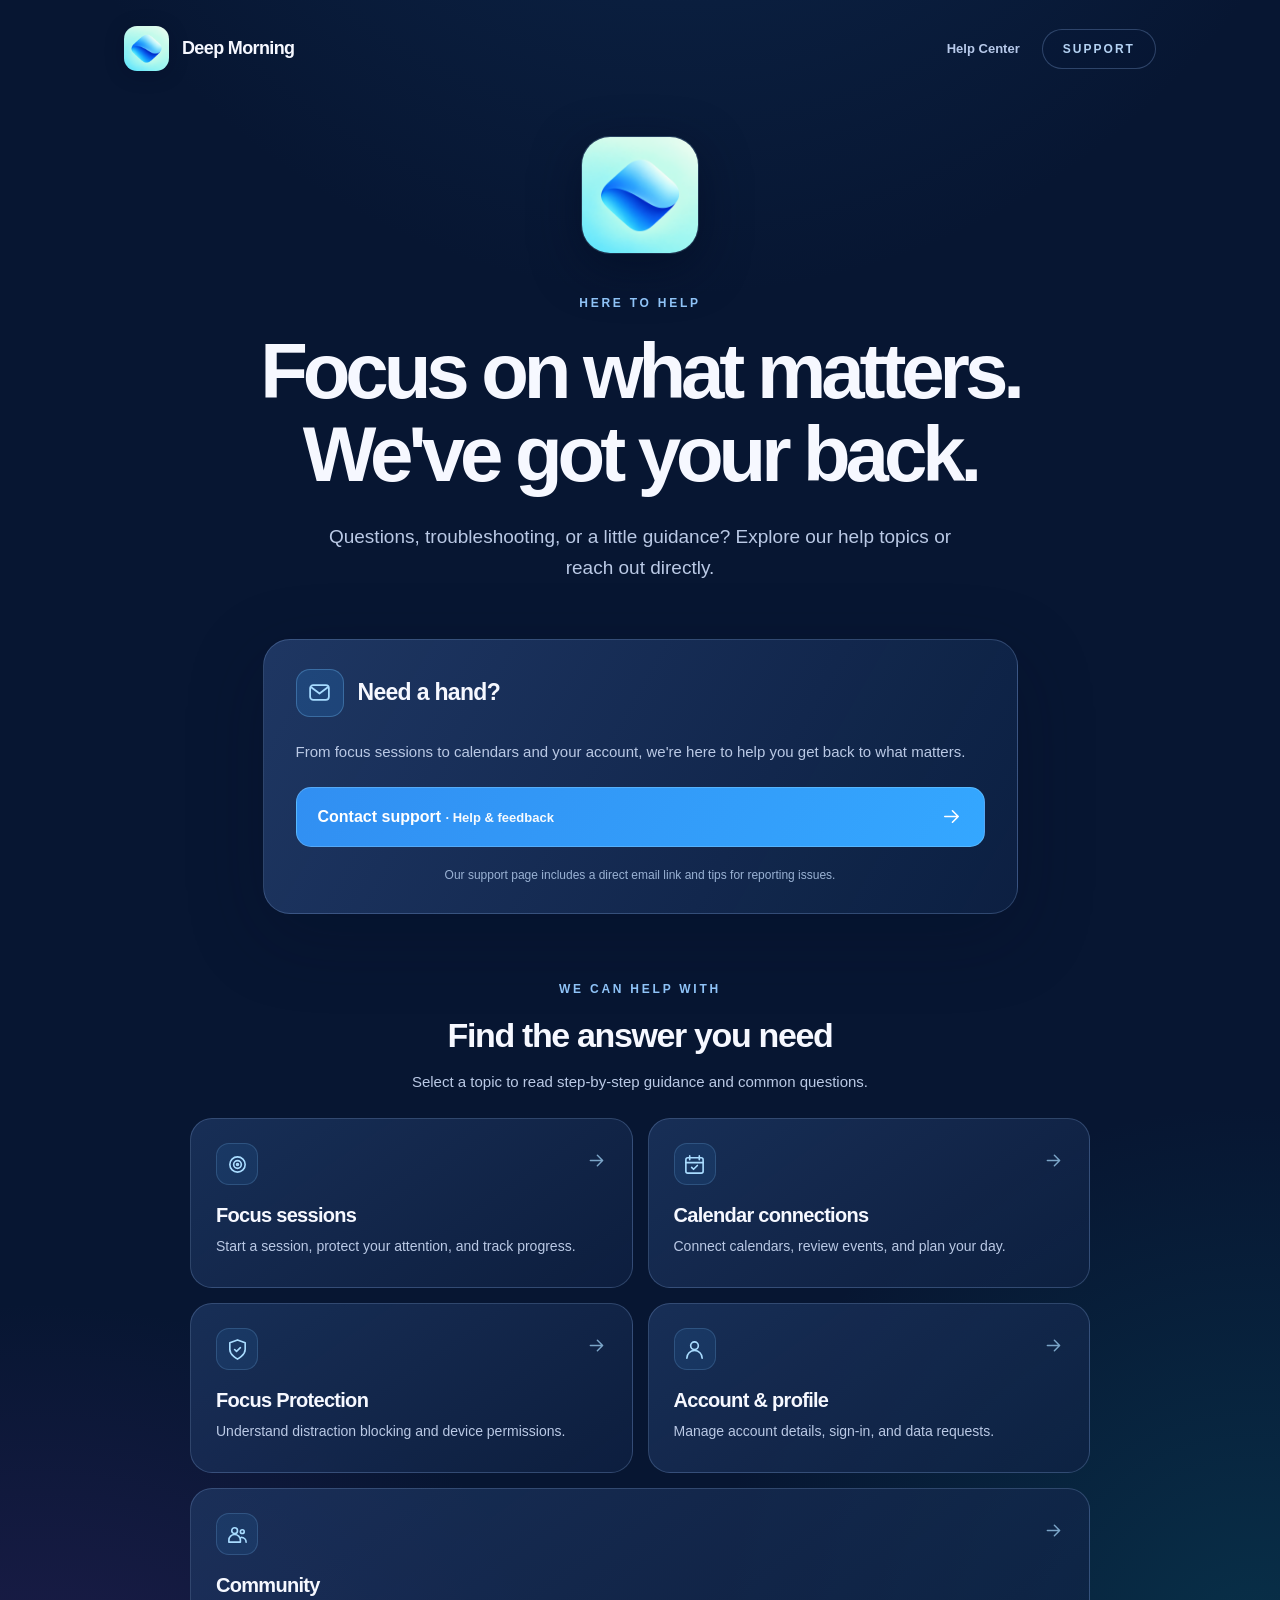
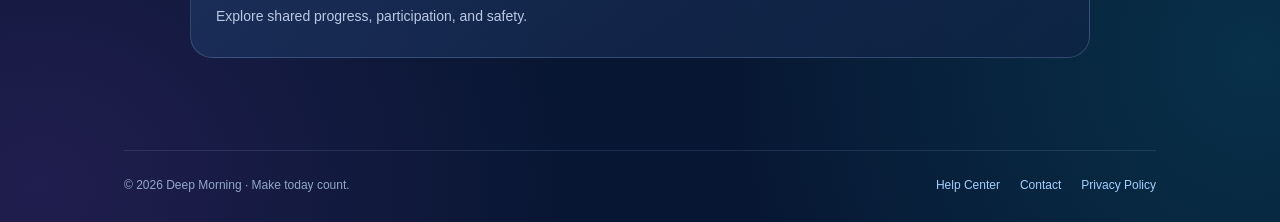
<file: index.html>
<!doctype html>
<html lang="en">
<head>
  <meta charset="utf-8">
  <meta name="viewport" content="width=device-width,initial-scale=1">
  <meta name="theme-color" content="#071632">
  <meta name="description" content="Get help with focus sessions, calendars, Focus Protection, your account and the community in Deep Morning.">
  <title>Help Center — Deep Morning</title>
  <link rel="icon" type="image/png" href="deep-morning-icon.png">
  <link rel="stylesheet" href="styles.css">
</head>
<body>
<a class="skip-link" href="#main">Skip to content</a>
<div class="shell">
<header class="header">
  <a class="brand" href="index.html" aria-label="Deep Morning Help Center home"><img class="brand-icon" src="deep-morning-icon.png" alt="" width="45" height="45"><span>Deep Morning</span></a>
  <nav class="header-links" aria-label="Main navigation"><a class="header-link" href="index.html">Help Center</a><a class="nav-button" href="support.html">SUPPORT</a></nav>
</header>

<main id="main">
<section class="hero" aria-labelledby="home-title">
  <img class="hero-icon" src="deep-morning-icon.png" alt="Deep Morning app icon" width="116" height="116">
  <span class="eyebrow">HERE TO HELP</span>
  <h1 id="home-title">Focus on what matters.<br>We've got your back.</h1>
  <p class="lead">Questions, troubleshooting, or a little guidance? Explore our help topics or reach out directly.</p>
</section>
<section class="contact-card" aria-labelledby="contact-title">
  <div class="card-heading"><span class="icon-tile"><svg width="25" height="25" viewBox="0 0 24 24" fill="none" stroke="currentColor" stroke-width="1.7" stroke-linecap="round" stroke-linejoin="round" aria-hidden="true"><rect x="3" y="5" width="18" height="14" rx="3"/><path d="m4 7 8 6 8-6"/></svg></span><h2 id="contact-title">Need a hand?</h2></div>
  <p>From focus sessions to calendars and your account, we're here to help you get back to what matters.</p>
  <a class="primary-button" href="support.html"><span>Contact support <span class="button-sub">· Help &amp; feedback</span></span><svg width="23" height="23" viewBox="0 0 24 24" fill="none" stroke="currentColor" stroke-width="1.7" stroke-linecap="round" stroke-linejoin="round" aria-hidden="true"><path d="M5 12h14m-6-6 6 6-6 6"/></svg></a>
  <p class="quiet-note">Our support page includes a direct email link and tips for reporting issues.</p>
</section>
<section class="section" aria-labelledby="topics-title">
  <div class="section-intro"><span class="eyebrow">WE CAN HELP WITH</span><h2 id="topics-title">Find the answer you need</h2><p>Select a topic to read step-by-step guidance and common questions.</p></div>
  <div class="topic-grid">
<a class="topic-card" href="focus-sessions.html" aria-label="Learn about Focus sessions">
  <div class="topic-top"><span class="topic-symbol"><svg width="23" height="23" viewBox="0 0 24 24" fill="none" stroke="currentColor" stroke-width="1.7" stroke-linecap="round" stroke-linejoin="round" aria-hidden="true"><circle cx="12" cy="12" r="8"/><circle cx="12" cy="12" r="4"/><circle cx="12" cy="12" r="1"/></svg></span><span class="topic-arrow"><svg width="21" height="21" viewBox="0 0 24 24" fill="none" stroke="currentColor" stroke-width="1.7" stroke-linecap="round" stroke-linejoin="round" aria-hidden="true"><path d="M5 12h14m-6-6 6 6-6 6"/></svg></span></div>
  <div><h3>Focus sessions</h3><p>Start a session, protect your attention, and track progress.</p></div>
</a>
<a class="topic-card" href="calendar-connections.html" aria-label="Learn about Calendar connections">
  <div class="topic-top"><span class="topic-symbol"><svg width="23" height="23" viewBox="0 0 24 24" fill="none" stroke="currentColor" stroke-width="1.7" stroke-linecap="round" stroke-linejoin="round" aria-hidden="true"><rect x="3" y="5" width="18" height="16" rx="2"/><path d="M7 3v4M17 3v4M3 10h18"/><path d="m9 15 2 2 4-4"/></svg></span><span class="topic-arrow"><svg width="21" height="21" viewBox="0 0 24 24" fill="none" stroke="currentColor" stroke-width="1.7" stroke-linecap="round" stroke-linejoin="round" aria-hidden="true"><path d="M5 12h14m-6-6 6 6-6 6"/></svg></span></div>
  <div><h3>Calendar connections</h3><p>Connect calendars, review events, and plan your day.</p></div>
</a>
<a class="topic-card" href="focus-protection.html" aria-label="Learn about Focus Protection">
  <div class="topic-top"><span class="topic-symbol"><svg width="23" height="23" viewBox="0 0 24 24" fill="none" stroke="currentColor" stroke-width="1.7" stroke-linecap="round" stroke-linejoin="round" aria-hidden="true"><path d="M12 22s8-4 8-10V5l-8-3-8 3v7c0 6 8 10 8 10Z"/><path d="m9 12 2 2 4-4"/></svg></span><span class="topic-arrow"><svg width="21" height="21" viewBox="0 0 24 24" fill="none" stroke="currentColor" stroke-width="1.7" stroke-linecap="round" stroke-linejoin="round" aria-hidden="true"><path d="M5 12h14m-6-6 6 6-6 6"/></svg></span></div>
  <div><h3>Focus Protection</h3><p>Understand distraction blocking and device permissions.</p></div>
</a>
<a class="topic-card" href="account-profile.html" aria-label="Learn about Account &amp; profile">
  <div class="topic-top"><span class="topic-symbol"><svg width="23" height="23" viewBox="0 0 24 24" fill="none" stroke="currentColor" stroke-width="1.7" stroke-linecap="round" stroke-linejoin="round" aria-hidden="true"><circle cx="12" cy="8" r="4"/><path d="M4 21a8 8 0 0 1 16 0"/></svg></span><span class="topic-arrow"><svg width="21" height="21" viewBox="0 0 24 24" fill="none" stroke="currentColor" stroke-width="1.7" stroke-linecap="round" stroke-linejoin="round" aria-hidden="true"><path d="M5 12h14m-6-6 6 6-6 6"/></svg></span></div>
  <div><h3>Account &amp; profile</h3><p>Manage account details, sign-in, and data requests.</p></div>
</a>
<a class="topic-card" href="community.html" aria-label="Learn about Community">
  <div class="topic-top"><span class="topic-symbol"><svg width="23" height="23" viewBox="0 0 24 24" fill="none" stroke="currentColor" stroke-width="1.7" stroke-linecap="round" stroke-linejoin="round" aria-hidden="true"><circle cx="9" cy="8" r="3"/><circle cx="17" cy="9" r="2"/><path d="M3 20v-2a6 6 0 0 1 12 0v2H3ZM16 15a5 5 0 0 1 5 5"/></svg></span><span class="topic-arrow"><svg width="21" height="21" viewBox="0 0 24 24" fill="none" stroke="currentColor" stroke-width="1.7" stroke-linecap="round" stroke-linejoin="round" aria-hidden="true"><path d="M5 12h14m-6-6 6 6-6 6"/></svg></span></div>
  <div><h3>Community</h3><p>Explore shared progress, participation, and safety.</p></div>
</a>
</div>
</section>
</main>
<footer class="footer"><span>© 2026 Deep Morning · Make today count.</span><nav class="footer-nav" aria-label="Footer navigation"><a href="index.html">Help Center</a><a href="support.html">Contact</a><a href="privacy.html">Privacy Policy</a></nav></footer>
</div>
</body>
</html>
</file>
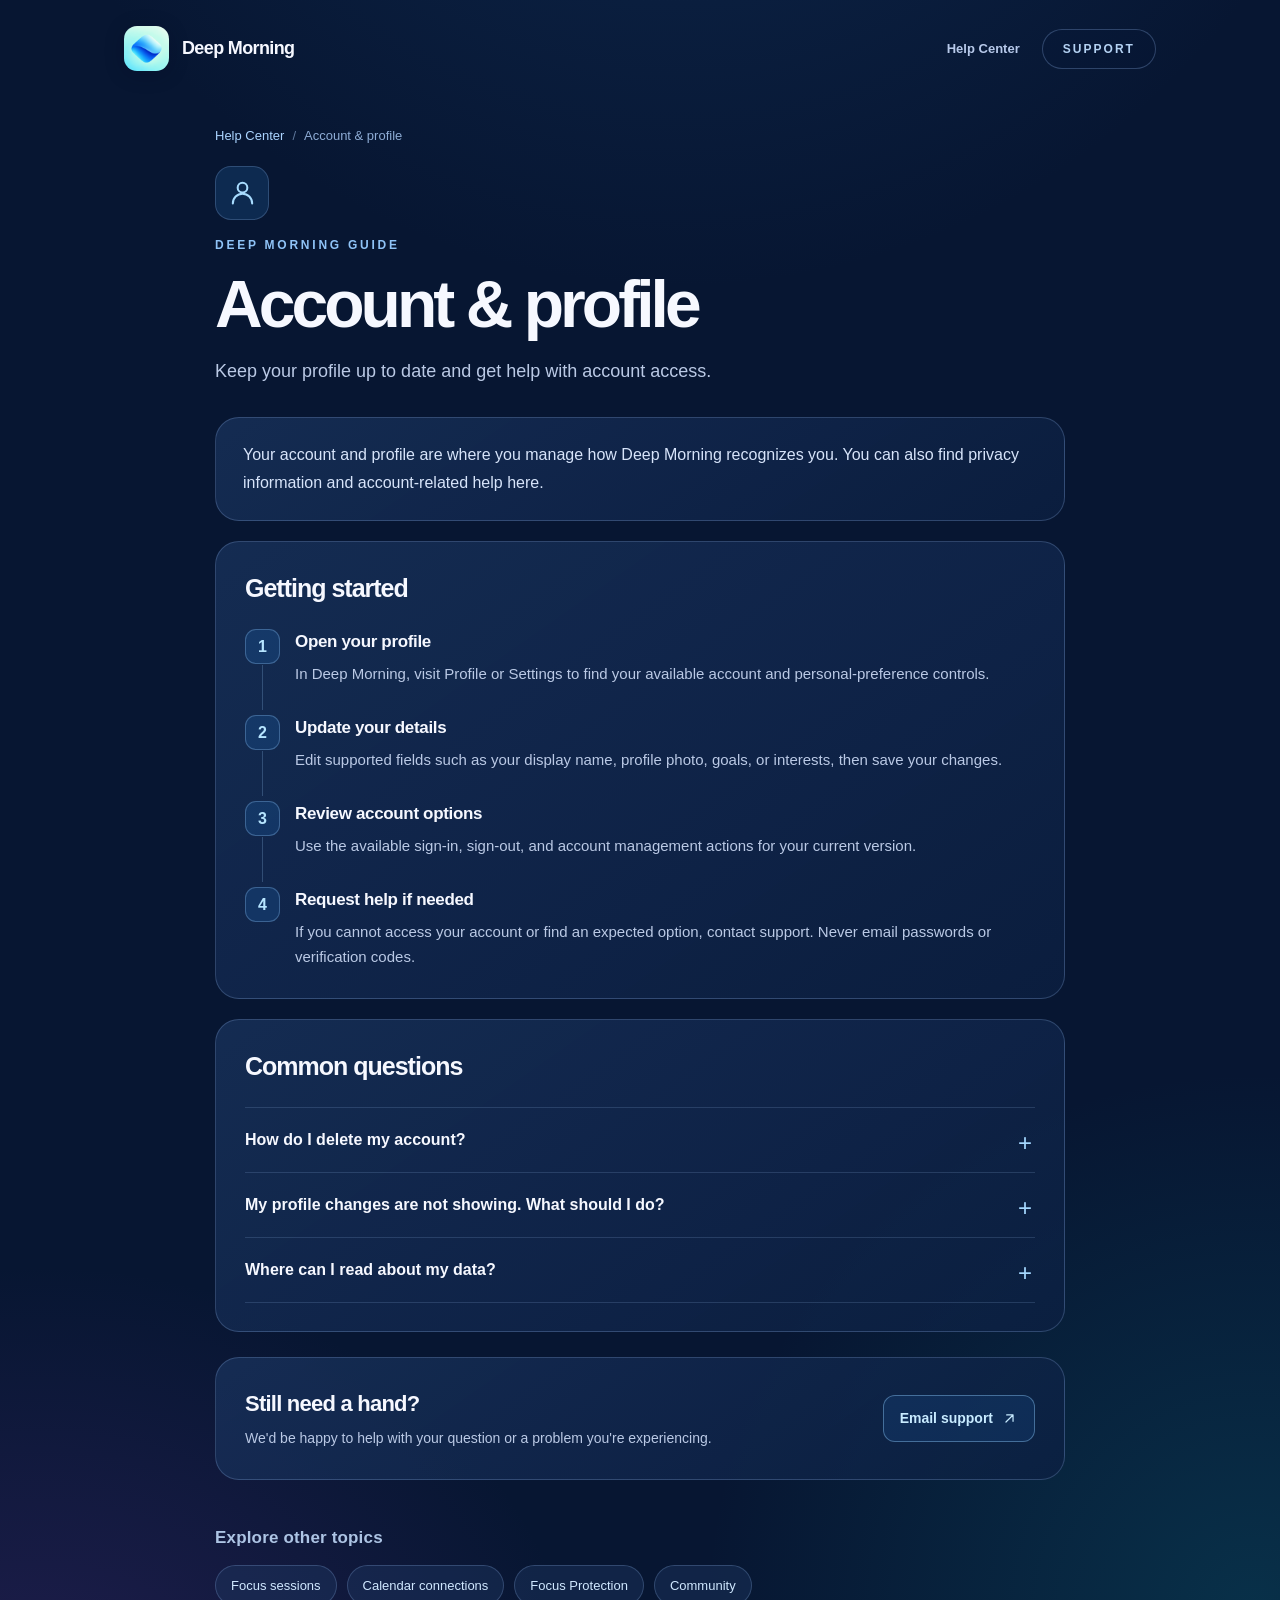
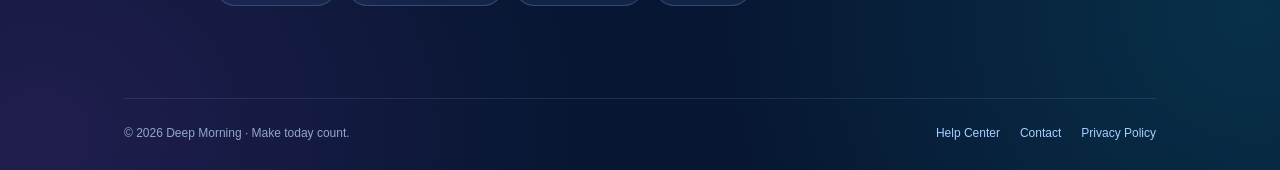
<file: account-profile.html>
<!doctype html>
<html lang="en">
<head>
  <meta charset="utf-8">
  <meta name="viewport" content="width=device-width,initial-scale=1">
  <meta name="theme-color" content="#071632">
  <meta name="description" content="Help with account &amp; profile in Deep Morning. Read getting-started steps and common questions.">
  <title>Account &amp; profile — Deep Morning</title>
  <link rel="icon" type="image/png" href="deep-morning-icon.png">
  <link rel="stylesheet" href="styles.css">
</head>
<body>
<a class="skip-link" href="#main">Skip to content</a>
<div class="shell">
<header class="header">
  <a class="brand" href="index.html" aria-label="Deep Morning Help Center home"><img class="brand-icon" src="deep-morning-icon.png" alt="" width="45" height="45"><span>Deep Morning</span></a>
  <nav class="header-links" aria-label="Main navigation"><a class="header-link" href="index.html">Help Center</a><a class="nav-button" href="support.html">SUPPORT</a></nav>
</header>

<main id="main">
  <nav class="breadcrumbs" aria-label="Breadcrumb"><a href="index.html">Help Center</a><span class="divider-mark">/</span><span aria-current="page">Account &amp; profile</span></nav>
  <section class="page-heading"><span class="mini-icon"><svg width="29" height="29" viewBox="0 0 24 24" fill="none" stroke="currentColor" stroke-width="1.7" stroke-linecap="round" stroke-linejoin="round" aria-hidden="true"><circle cx="12" cy="8" r="4"/><path d="M4 21a8 8 0 0 1 16 0"/></svg></span><span class="eyebrow">DEEP MORNING GUIDE</span><h1>Account &amp; profile</h1><p class="subhead">Keep your profile up to date and get help with account access.</p></section>
  <div class="guide-body">
    <div class="intro-card"><p>Your account and profile are where you manage how Deep Morning recognizes you. You can also find privacy information and account-related help here.</p></div>
    <section class="content-panel" aria-labelledby="how-to"><h2 id="how-to">Getting started</h2><ol class="steps"><li><h3>Open your profile</h3><p>In Deep Morning, visit Profile or Settings to find your available account and personal-preference controls.</p></li><li><h3>Update your details</h3><p>Edit supported fields such as your display name, profile photo, goals, or interests, then save your changes.</p></li><li><h3>Review account options</h3><p>Use the available sign-in, sign-out, and account management actions for your current version.</p></li><li><h3>Request help if needed</h3><p>If you cannot access your account or find an expected option, contact support. Never email passwords or verification codes.</p></li></ol></section>
    <section class="content-panel" aria-labelledby="faqs"><h2 id="faqs">Common questions</h2><details class="faq"><summary>How do I delete my account?</summary><p>Open Settings and find the account deletion option in Deep Morning. Follow the on-screen confirmation. If you cannot access it, contact support for assistance.</p></details><details class="faq"><summary>My profile changes are not showing. What should I do?</summary><p>Check your connection, save your edits again, and reopen your profile. If the issue remains, tell support which field did not update.</p></details><details class="faq"><summary>Where can I read about my data?</summary><p>Read the Deep Morning Privacy Policy linked below for information about data handling and your privacy options.</p></details></section>
    <section class="assist-card" aria-labelledby="assist-title"><div><h2 id="assist-title">Still need a hand?</h2><p>We'd be happy to help with your question or a problem you're experiencing.</p></div><a class="outline-button" href="mailto:liverdom@icloud.com?subject=Deep%20Morning%20Support%20-%20Account%20%26%20profile">Email support <svg width="17" height="17" viewBox="0 0 24 24" fill="none" stroke="currentColor" stroke-width="1.7" stroke-linecap="round" stroke-linejoin="round" aria-hidden="true"><path d="M7 17 17 7M8 7h9v9"/></svg></a></section>
  </div>
  <section class="related" aria-label="Other help topics"><h2>Explore other topics</h2><div class="related-links"><a href="focus-sessions.html">Focus sessions</a><a href="calendar-connections.html">Calendar connections</a><a href="focus-protection.html">Focus Protection</a><a href="community.html">Community</a></div></section>
</main>
<footer class="footer"><span>© 2026 Deep Morning · Make today count.</span><nav class="footer-nav" aria-label="Footer navigation"><a href="index.html">Help Center</a><a href="support.html">Contact</a><a href="privacy.html">Privacy Policy</a></nav></footer>
</div>
</body>
</html>
</file>
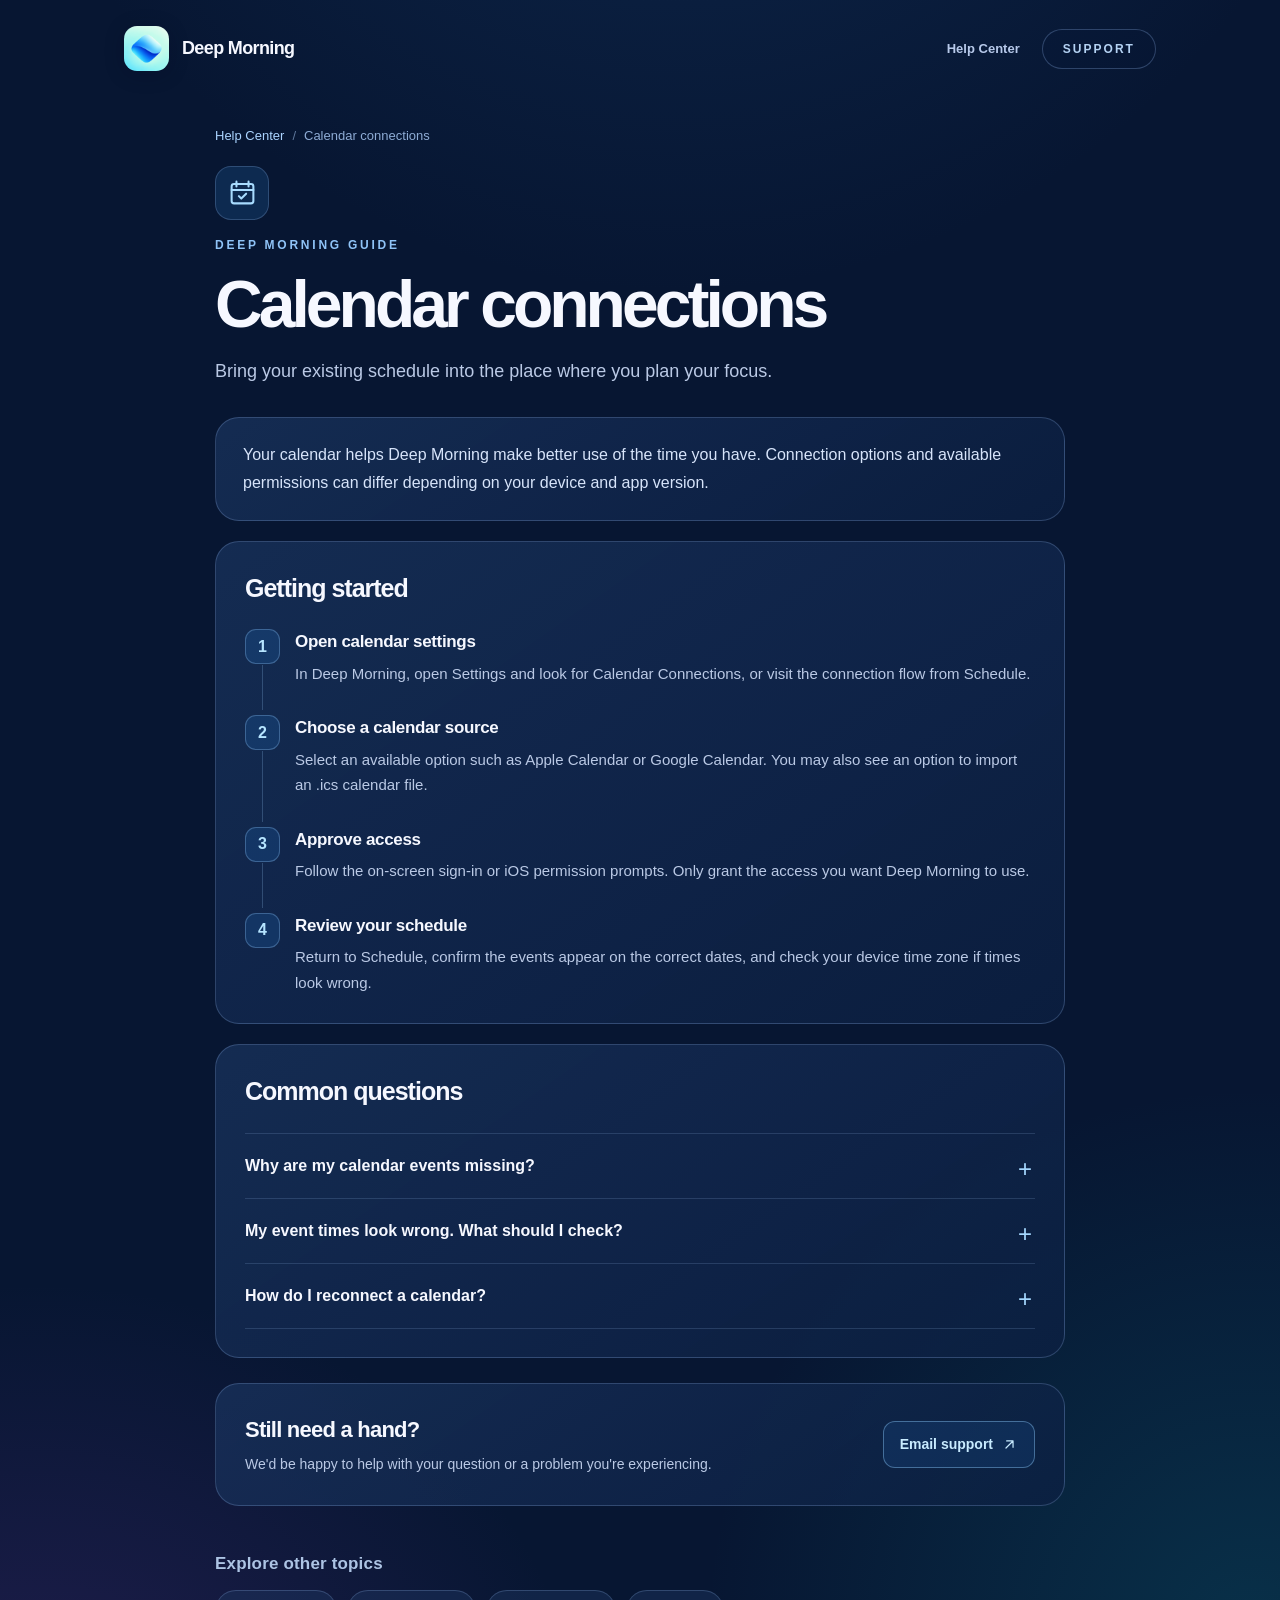
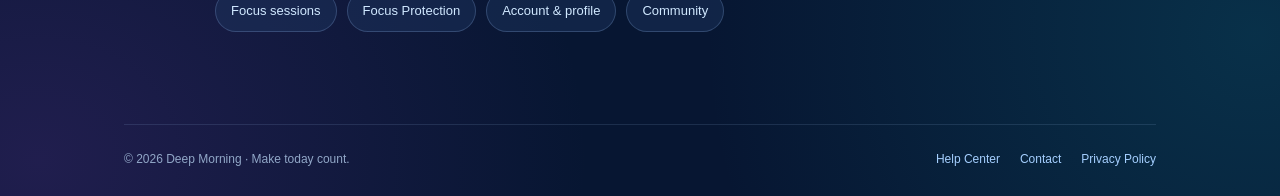
<file: calendar-connections.html>
<!doctype html>
<html lang="en">
<head>
  <meta charset="utf-8">
  <meta name="viewport" content="width=device-width,initial-scale=1">
  <meta name="theme-color" content="#071632">
  <meta name="description" content="Help with calendar connections in Deep Morning. Read getting-started steps and common questions.">
  <title>Calendar connections — Deep Morning</title>
  <link rel="icon" type="image/png" href="deep-morning-icon.png">
  <link rel="stylesheet" href="styles.css">
</head>
<body>
<a class="skip-link" href="#main">Skip to content</a>
<div class="shell">
<header class="header">
  <a class="brand" href="index.html" aria-label="Deep Morning Help Center home"><img class="brand-icon" src="deep-morning-icon.png" alt="" width="45" height="45"><span>Deep Morning</span></a>
  <nav class="header-links" aria-label="Main navigation"><a class="header-link" href="index.html">Help Center</a><a class="nav-button" href="support.html">SUPPORT</a></nav>
</header>

<main id="main">
  <nav class="breadcrumbs" aria-label="Breadcrumb"><a href="index.html">Help Center</a><span class="divider-mark">/</span><span aria-current="page">Calendar connections</span></nav>
  <section class="page-heading"><span class="mini-icon"><svg width="29" height="29" viewBox="0 0 24 24" fill="none" stroke="currentColor" stroke-width="1.7" stroke-linecap="round" stroke-linejoin="round" aria-hidden="true"><rect x="3" y="5" width="18" height="16" rx="2"/><path d="M7 3v4M17 3v4M3 10h18"/><path d="m9 15 2 2 4-4"/></svg></span><span class="eyebrow">DEEP MORNING GUIDE</span><h1>Calendar connections</h1><p class="subhead">Bring your existing schedule into the place where you plan your focus.</p></section>
  <div class="guide-body">
    <div class="intro-card"><p>Your calendar helps Deep Morning make better use of the time you have. Connection options and available permissions can differ depending on your device and app version.</p></div>
    <section class="content-panel" aria-labelledby="how-to"><h2 id="how-to">Getting started</h2><ol class="steps"><li><h3>Open calendar settings</h3><p>In Deep Morning, open Settings and look for Calendar Connections, or visit the connection flow from Schedule.</p></li><li><h3>Choose a calendar source</h3><p>Select an available option such as Apple Calendar or Google Calendar. You may also see an option to import an .ics calendar file.</p></li><li><h3>Approve access</h3><p>Follow the on-screen sign-in or iOS permission prompts. Only grant the access you want Deep Morning to use.</p></li><li><h3>Review your schedule</h3><p>Return to Schedule, confirm the events appear on the correct dates, and check your device time zone if times look wrong.</p></li></ol></section>
    <section class="content-panel" aria-labelledby="faqs"><h2 id="faqs">Common questions</h2><details class="faq"><summary>Why are my calendar events missing?</summary><p>Check calendar permissions in iOS Settings and make sure the correct calendar account or source is selected. Then reopen Schedule.</p></details><details class="faq"><summary>My event times look wrong. What should I check?</summary><p>Check your device time zone and the time zone of the original calendar event or imported file.</p></details><details class="faq"><summary>How do I reconnect a calendar?</summary><p>Go back to Calendar Connections and follow the available reconnect or authorization flow. You can also review access in your device or calendar account settings.</p></details></section>
    <section class="assist-card" aria-labelledby="assist-title"><div><h2 id="assist-title">Still need a hand?</h2><p>We'd be happy to help with your question or a problem you're experiencing.</p></div><a class="outline-button" href="mailto:liverdom@icloud.com?subject=Deep%20Morning%20Support%20-%20Calendar%20connections">Email support <svg width="17" height="17" viewBox="0 0 24 24" fill="none" stroke="currentColor" stroke-width="1.7" stroke-linecap="round" stroke-linejoin="round" aria-hidden="true"><path d="M7 17 17 7M8 7h9v9"/></svg></a></section>
  </div>
  <section class="related" aria-label="Other help topics"><h2>Explore other topics</h2><div class="related-links"><a href="focus-sessions.html">Focus sessions</a><a href="focus-protection.html">Focus Protection</a><a href="account-profile.html">Account &amp; profile</a><a href="community.html">Community</a></div></section>
</main>
<footer class="footer"><span>© 2026 Deep Morning · Make today count.</span><nav class="footer-nav" aria-label="Footer navigation"><a href="index.html">Help Center</a><a href="support.html">Contact</a><a href="privacy.html">Privacy Policy</a></nav></footer>
</div>
</body>
</html>
</file>
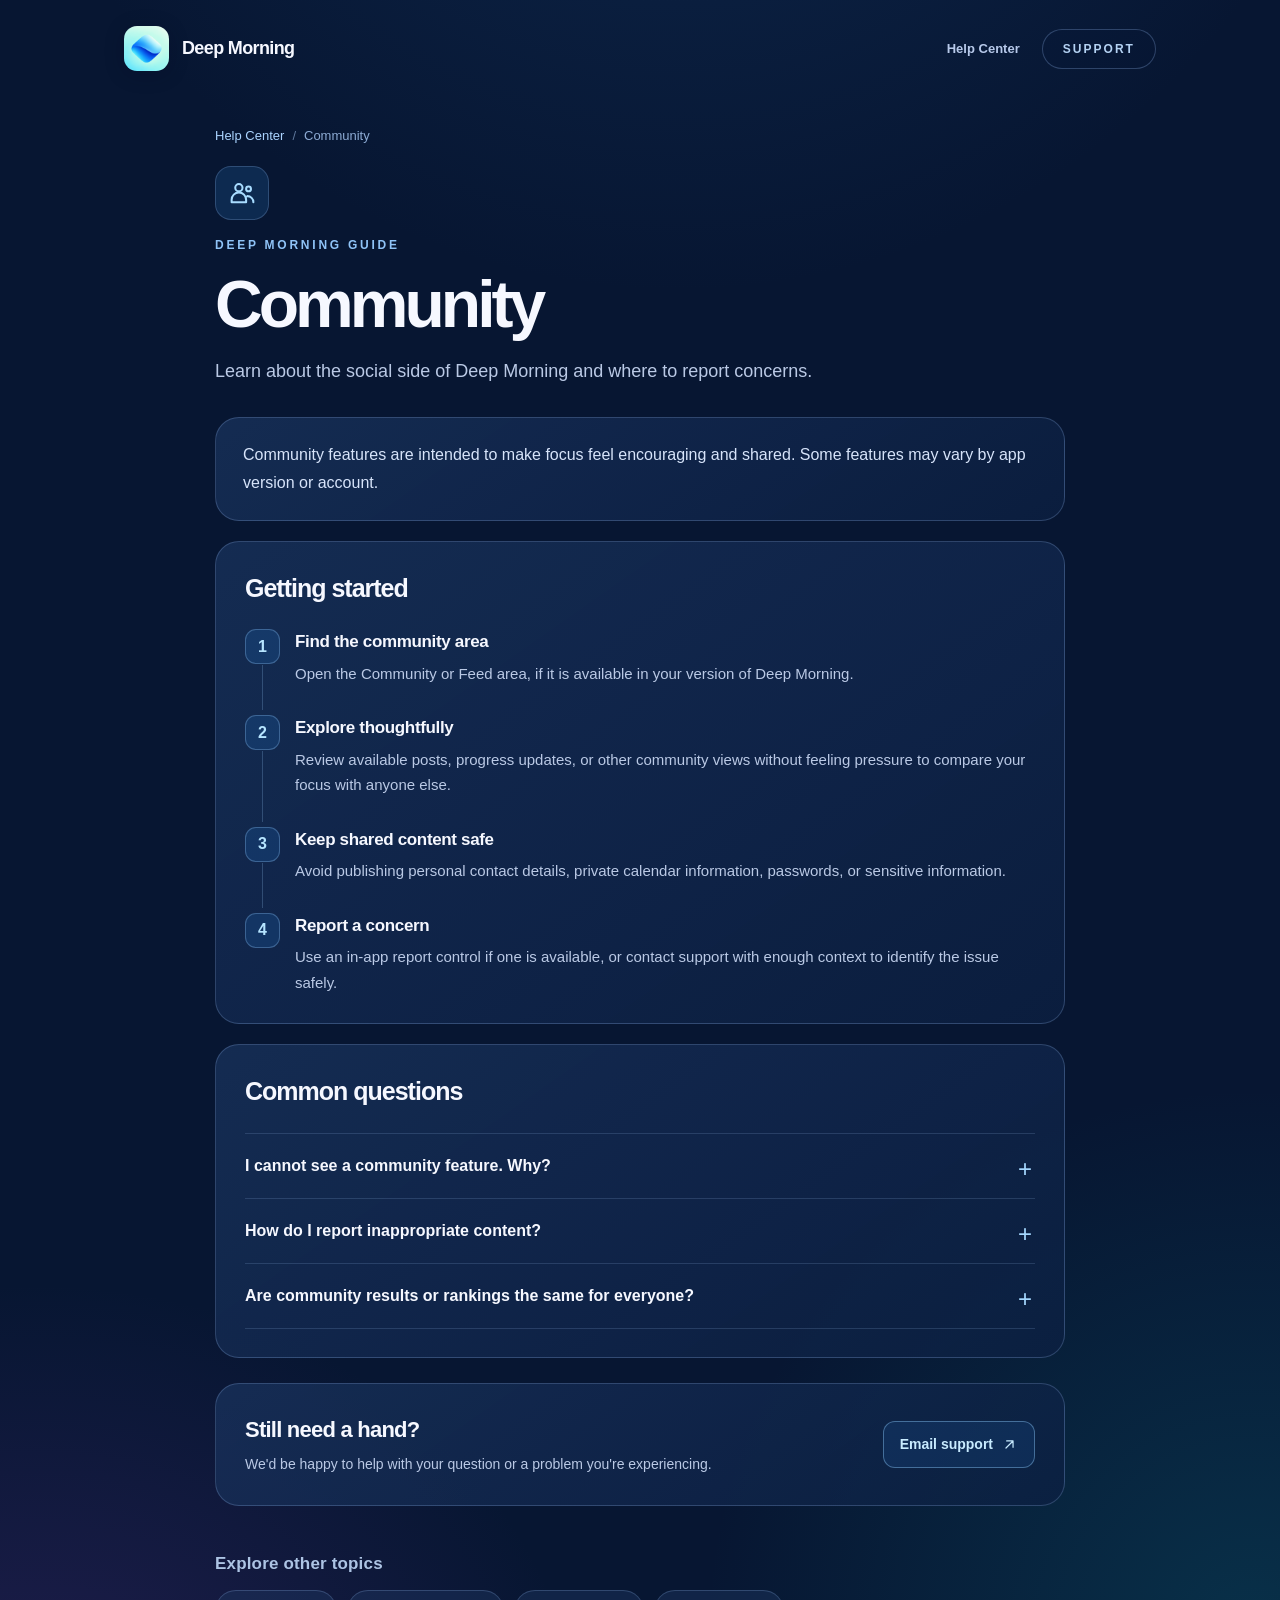
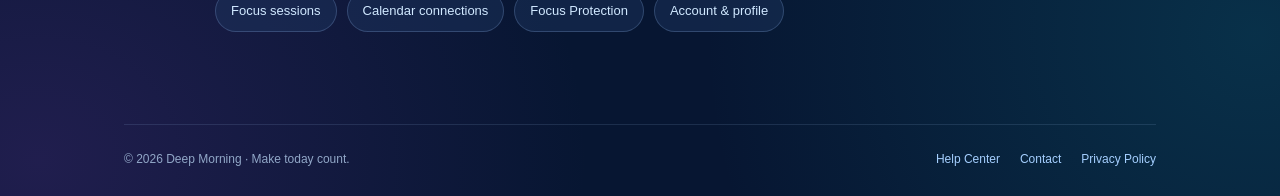
<file: community.html>
<!doctype html>
<html lang="en">
<head>
  <meta charset="utf-8">
  <meta name="viewport" content="width=device-width,initial-scale=1">
  <meta name="theme-color" content="#071632">
  <meta name="description" content="Help with community in Deep Morning. Read getting-started steps and common questions.">
  <title>Community — Deep Morning</title>
  <link rel="icon" type="image/png" href="deep-morning-icon.png">
  <link rel="stylesheet" href="styles.css">
</head>
<body>
<a class="skip-link" href="#main">Skip to content</a>
<div class="shell">
<header class="header">
  <a class="brand" href="index.html" aria-label="Deep Morning Help Center home"><img class="brand-icon" src="deep-morning-icon.png" alt="" width="45" height="45"><span>Deep Morning</span></a>
  <nav class="header-links" aria-label="Main navigation"><a class="header-link" href="index.html">Help Center</a><a class="nav-button" href="support.html">SUPPORT</a></nav>
</header>

<main id="main">
  <nav class="breadcrumbs" aria-label="Breadcrumb"><a href="index.html">Help Center</a><span class="divider-mark">/</span><span aria-current="page">Community</span></nav>
  <section class="page-heading"><span class="mini-icon"><svg width="29" height="29" viewBox="0 0 24 24" fill="none" stroke="currentColor" stroke-width="1.7" stroke-linecap="round" stroke-linejoin="round" aria-hidden="true"><circle cx="9" cy="8" r="3"/><circle cx="17" cy="9" r="2"/><path d="M3 20v-2a6 6 0 0 1 12 0v2H3ZM16 15a5 5 0 0 1 5 5"/></svg></span><span class="eyebrow">DEEP MORNING GUIDE</span><h1>Community</h1><p class="subhead">Learn about the social side of Deep Morning and where to report concerns.</p></section>
  <div class="guide-body">
    <div class="intro-card"><p>Community features are intended to make focus feel encouraging and shared. Some features may vary by app version or account.</p></div>
    <section class="content-panel" aria-labelledby="how-to"><h2 id="how-to">Getting started</h2><ol class="steps"><li><h3>Find the community area</h3><p>Open the Community or Feed area, if it is available in your version of Deep Morning.</p></li><li><h3>Explore thoughtfully</h3><p>Review available posts, progress updates, or other community views without feeling pressure to compare your focus with anyone else.</p></li><li><h3>Keep shared content safe</h3><p>Avoid publishing personal contact details, private calendar information, passwords, or sensitive information.</p></li><li><h3>Report a concern</h3><p>Use an in-app report control if one is available, or contact support with enough context to identify the issue safely.</p></li></ol></section>
    <section class="content-panel" aria-labelledby="faqs"><h2 id="faqs">Common questions</h2><details class="faq"><summary>I cannot see a community feature. Why?</summary><p>Community options can depend on your app version and what is currently available. Check for updates and contact support if you think something is missing.</p></details><details class="faq"><summary>How do I report inappropriate content?</summary><p>Use the report option on the relevant content when available. Otherwise, email support with a brief description and non-sensitive context.</p></details><details class="faq"><summary>Are community results or rankings the same for everyone?</summary><p>Displayed community views can vary. If a result looks incorrect, share the screen name or view and approximate date with support.</p></details></section>
    <section class="assist-card" aria-labelledby="assist-title"><div><h2 id="assist-title">Still need a hand?</h2><p>We'd be happy to help with your question or a problem you're experiencing.</p></div><a class="outline-button" href="mailto:liverdom@icloud.com?subject=Deep%20Morning%20Support%20-%20Community">Email support <svg width="17" height="17" viewBox="0 0 24 24" fill="none" stroke="currentColor" stroke-width="1.7" stroke-linecap="round" stroke-linejoin="round" aria-hidden="true"><path d="M7 17 17 7M8 7h9v9"/></svg></a></section>
  </div>
  <section class="related" aria-label="Other help topics"><h2>Explore other topics</h2><div class="related-links"><a href="focus-sessions.html">Focus sessions</a><a href="calendar-connections.html">Calendar connections</a><a href="focus-protection.html">Focus Protection</a><a href="account-profile.html">Account &amp; profile</a></div></section>
</main>
<footer class="footer"><span>© 2026 Deep Morning · Make today count.</span><nav class="footer-nav" aria-label="Footer navigation"><a href="index.html">Help Center</a><a href="support.html">Contact</a><a href="privacy.html">Privacy Policy</a></nav></footer>
</div>
</body>
</html>
</file>
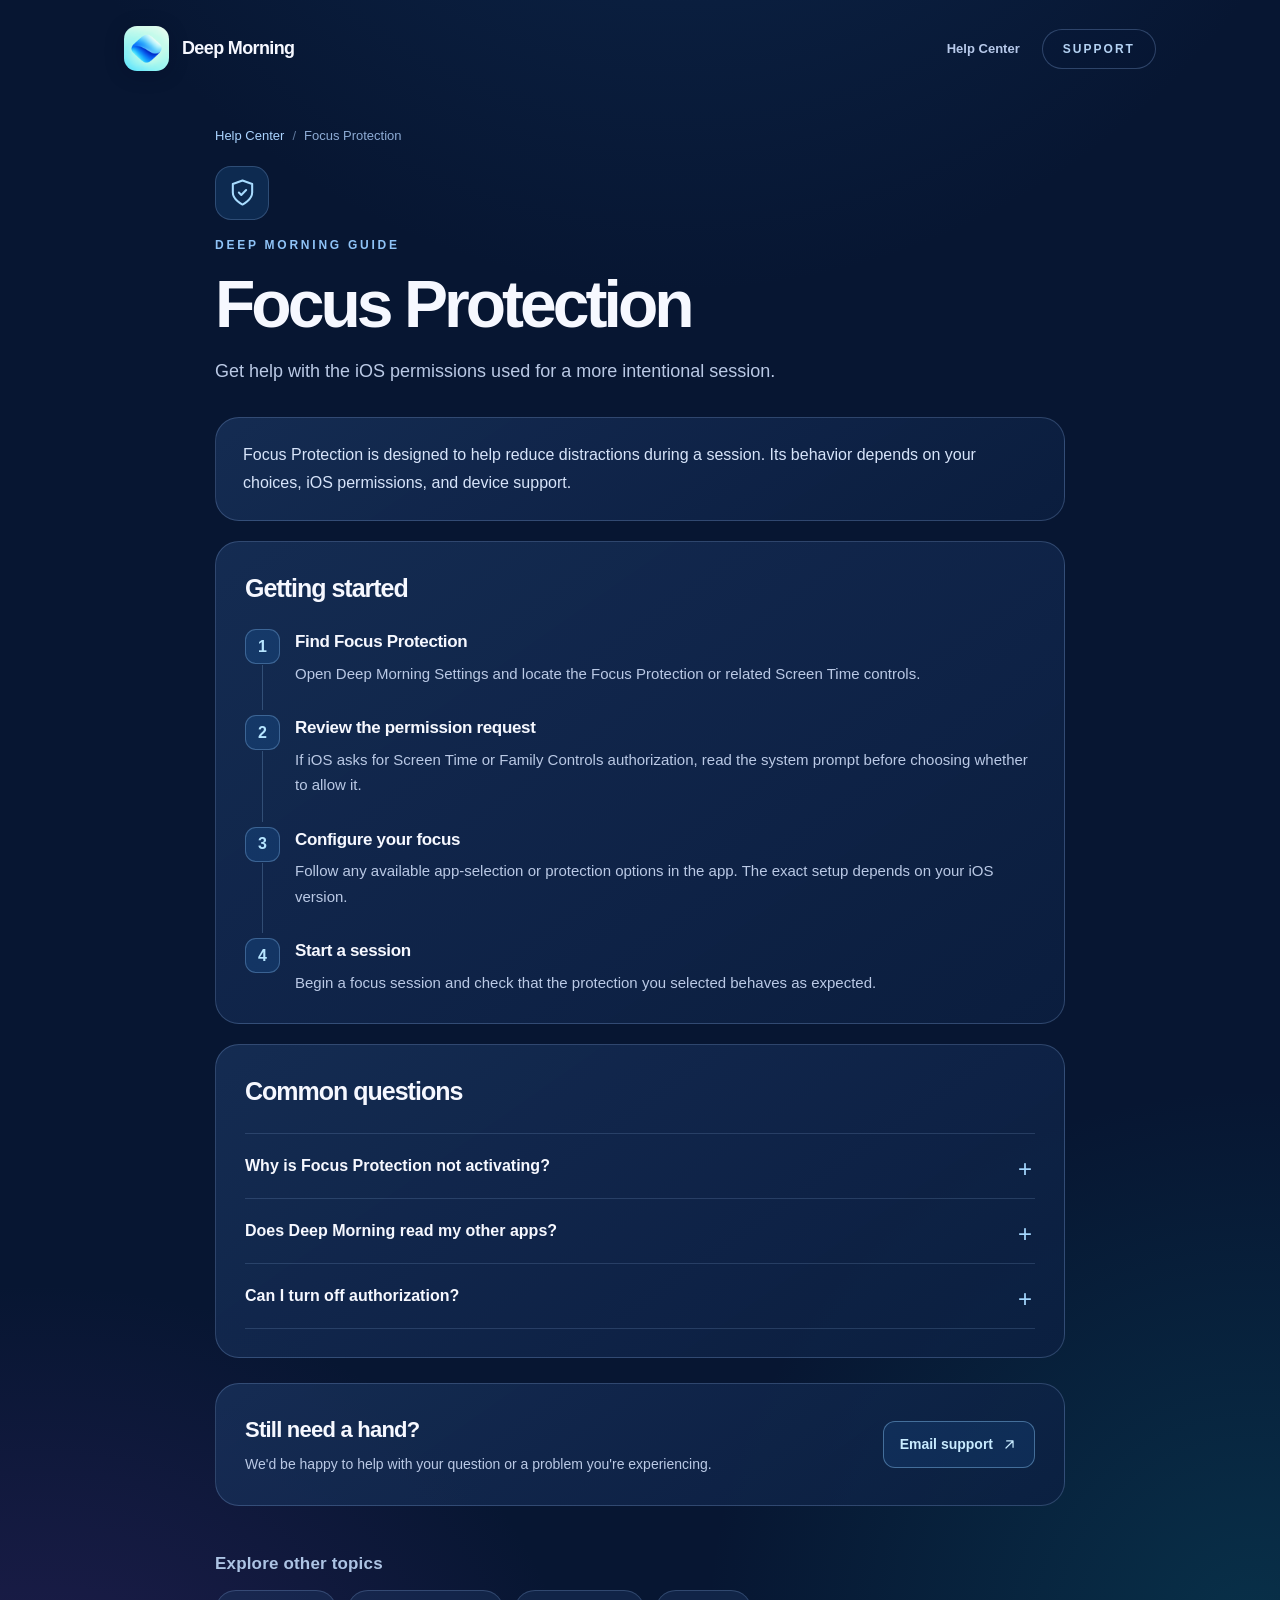
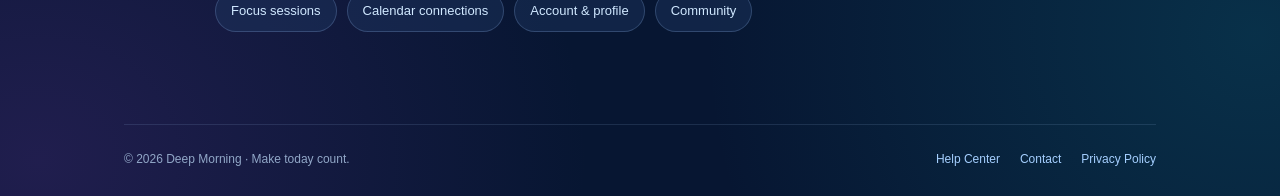
<file: focus-protection.html>
<!doctype html>
<html lang="en">
<head>
  <meta charset="utf-8">
  <meta name="viewport" content="width=device-width,initial-scale=1">
  <meta name="theme-color" content="#071632">
  <meta name="description" content="Help with focus protection in Deep Morning. Read getting-started steps and common questions.">
  <title>Focus Protection — Deep Morning</title>
  <link rel="icon" type="image/png" href="deep-morning-icon.png">
  <link rel="stylesheet" href="styles.css">
</head>
<body>
<a class="skip-link" href="#main">Skip to content</a>
<div class="shell">
<header class="header">
  <a class="brand" href="index.html" aria-label="Deep Morning Help Center home"><img class="brand-icon" src="deep-morning-icon.png" alt="" width="45" height="45"><span>Deep Morning</span></a>
  <nav class="header-links" aria-label="Main navigation"><a class="header-link" href="index.html">Help Center</a><a class="nav-button" href="support.html">SUPPORT</a></nav>
</header>

<main id="main">
  <nav class="breadcrumbs" aria-label="Breadcrumb"><a href="index.html">Help Center</a><span class="divider-mark">/</span><span aria-current="page">Focus Protection</span></nav>
  <section class="page-heading"><span class="mini-icon"><svg width="29" height="29" viewBox="0 0 24 24" fill="none" stroke="currentColor" stroke-width="1.7" stroke-linecap="round" stroke-linejoin="round" aria-hidden="true"><path d="M12 22s8-4 8-10V5l-8-3-8 3v7c0 6 8 10 8 10Z"/><path d="m9 12 2 2 4-4"/></svg></span><span class="eyebrow">DEEP MORNING GUIDE</span><h1>Focus Protection</h1><p class="subhead">Get help with the iOS permissions used for a more intentional session.</p></section>
  <div class="guide-body">
    <div class="intro-card"><p>Focus Protection is designed to help reduce distractions during a session. Its behavior depends on your choices, iOS permissions, and device support.</p></div>
    <section class="content-panel" aria-labelledby="how-to"><h2 id="how-to">Getting started</h2><ol class="steps"><li><h3>Find Focus Protection</h3><p>Open Deep Morning Settings and locate the Focus Protection or related Screen Time controls.</p></li><li><h3>Review the permission request</h3><p>If iOS asks for Screen Time or Family Controls authorization, read the system prompt before choosing whether to allow it.</p></li><li><h3>Configure your focus</h3><p>Follow any available app-selection or protection options in the app. The exact setup depends on your iOS version.</p></li><li><h3>Start a session</h3><p>Begin a focus session and check that the protection you selected behaves as expected.</p></li></ol></section>
    <section class="content-panel" aria-labelledby="faqs"><h2 id="faqs">Common questions</h2><details class="faq"><summary>Why is Focus Protection not activating?</summary><p>Review Screen Time authorization and any app-selection settings. Then restart Deep Morning and try a short test session.</p></details><details class="faq"><summary>Does Deep Morning read my other apps?</summary><p>iOS controls access to Screen Time-related capabilities. For details on what Deep Morning collects or processes, see the Privacy Policy.</p></details><details class="faq"><summary>Can I turn off authorization?</summary><p>You can review and change app permissions in iOS Settings. Available in-app controls may depend on the version you are using.</p></details></section>
    <section class="assist-card" aria-labelledby="assist-title"><div><h2 id="assist-title">Still need a hand?</h2><p>We'd be happy to help with your question or a problem you're experiencing.</p></div><a class="outline-button" href="mailto:liverdom@icloud.com?subject=Deep%20Morning%20Support%20-%20Focus%20Protection">Email support <svg width="17" height="17" viewBox="0 0 24 24" fill="none" stroke="currentColor" stroke-width="1.7" stroke-linecap="round" stroke-linejoin="round" aria-hidden="true"><path d="M7 17 17 7M8 7h9v9"/></svg></a></section>
  </div>
  <section class="related" aria-label="Other help topics"><h2>Explore other topics</h2><div class="related-links"><a href="focus-sessions.html">Focus sessions</a><a href="calendar-connections.html">Calendar connections</a><a href="account-profile.html">Account &amp; profile</a><a href="community.html">Community</a></div></section>
</main>
<footer class="footer"><span>© 2026 Deep Morning · Make today count.</span><nav class="footer-nav" aria-label="Footer navigation"><a href="index.html">Help Center</a><a href="support.html">Contact</a><a href="privacy.html">Privacy Policy</a></nav></footer>
</div>
</body>
</html>
</file>
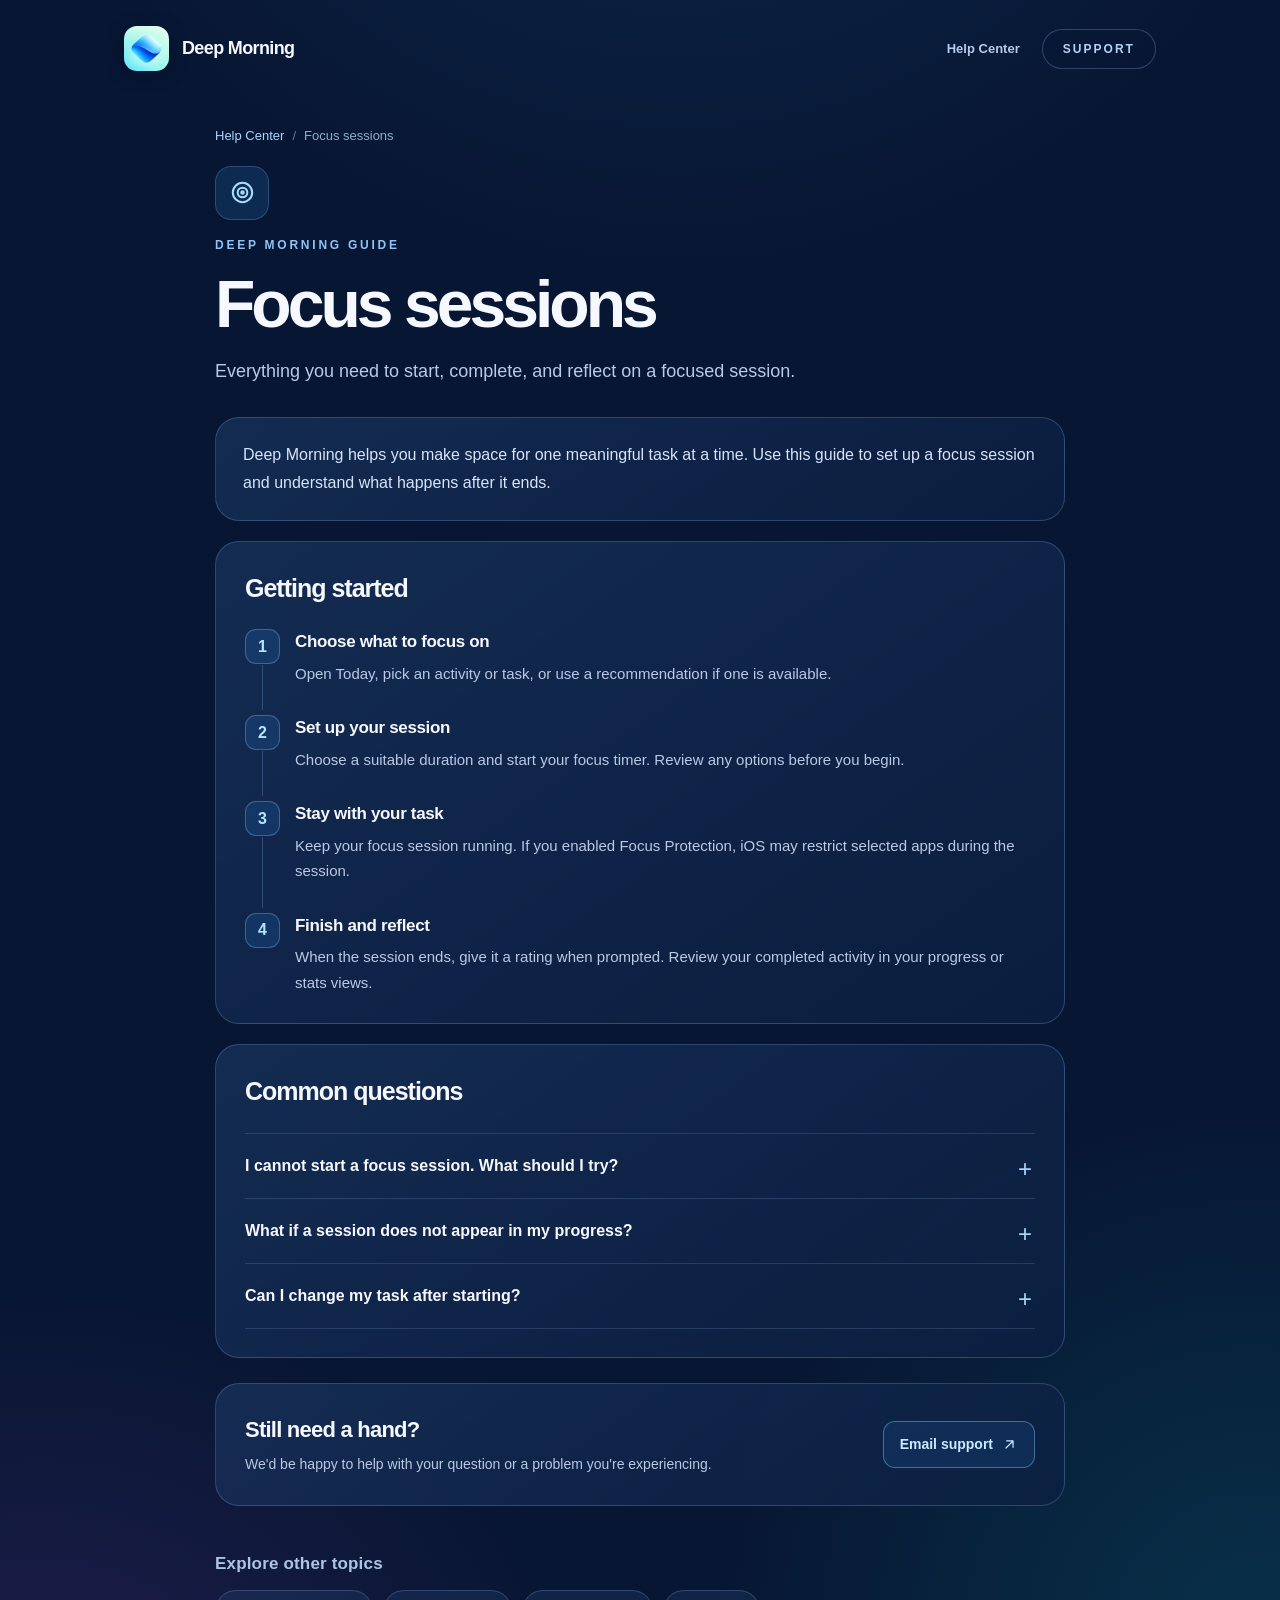
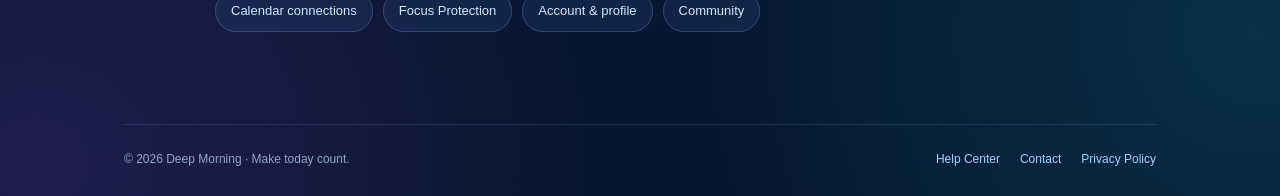
<file: focus-sessions.html>
<!doctype html>
<html lang="en">
<head>
  <meta charset="utf-8">
  <meta name="viewport" content="width=device-width,initial-scale=1">
  <meta name="theme-color" content="#071632">
  <meta name="description" content="Help with focus sessions in Deep Morning. Read getting-started steps and common questions.">
  <title>Focus sessions — Deep Morning</title>
  <link rel="icon" type="image/png" href="deep-morning-icon.png">
  <link rel="stylesheet" href="styles.css">
</head>
<body>
<a class="skip-link" href="#main">Skip to content</a>
<div class="shell">
<header class="header">
  <a class="brand" href="index.html" aria-label="Deep Morning Help Center home"><img class="brand-icon" src="deep-morning-icon.png" alt="" width="45" height="45"><span>Deep Morning</span></a>
  <nav class="header-links" aria-label="Main navigation"><a class="header-link" href="index.html">Help Center</a><a class="nav-button" href="support.html">SUPPORT</a></nav>
</header>

<main id="main">
  <nav class="breadcrumbs" aria-label="Breadcrumb"><a href="index.html">Help Center</a><span class="divider-mark">/</span><span aria-current="page">Focus sessions</span></nav>
  <section class="page-heading"><span class="mini-icon"><svg width="29" height="29" viewBox="0 0 24 24" fill="none" stroke="currentColor" stroke-width="1.7" stroke-linecap="round" stroke-linejoin="round" aria-hidden="true"><circle cx="12" cy="12" r="8"/><circle cx="12" cy="12" r="4"/><circle cx="12" cy="12" r="1"/></svg></span><span class="eyebrow">DEEP MORNING GUIDE</span><h1>Focus sessions</h1><p class="subhead">Everything you need to start, complete, and reflect on a focused session.</p></section>
  <div class="guide-body">
    <div class="intro-card"><p>Deep Morning helps you make space for one meaningful task at a time. Use this guide to set up a focus session and understand what happens after it ends.</p></div>
    <section class="content-panel" aria-labelledby="how-to"><h2 id="how-to">Getting started</h2><ol class="steps"><li><h3>Choose what to focus on</h3><p>Open Today, pick an activity or task, or use a recommendation if one is available.</p></li><li><h3>Set up your session</h3><p>Choose a suitable duration and start your focus timer. Review any options before you begin.</p></li><li><h3>Stay with your task</h3><p>Keep your focus session running. If you enabled Focus Protection, iOS may restrict selected apps during the session.</p></li><li><h3>Finish and reflect</h3><p>When the session ends, give it a rating when prompted. Review your completed activity in your progress or stats views.</p></li></ol></section>
    <section class="content-panel" aria-labelledby="faqs"><h2 id="faqs">Common questions</h2><details class="faq"><summary>I cannot start a focus session. What should I try?</summary><p>Close and reopen Deep Morning, confirm you have selected a valid duration, and check for an app update. If the issue continues, tell us what happens after you tap Start.</p></details><details class="faq"><summary>What if a session does not appear in my progress?</summary><p>Check that the session was completed and that you are viewing the expected day. If it is still missing, email support with the date and approximate time.</p></details><details class="faq"><summary>Can I change my task after starting?</summary><p>Available controls depend on the current app version. If you do not see an edit option, complete your session and choose a different task next time.</p></details></section>
    <section class="assist-card" aria-labelledby="assist-title"><div><h2 id="assist-title">Still need a hand?</h2><p>We'd be happy to help with your question or a problem you're experiencing.</p></div><a class="outline-button" href="mailto:liverdom@icloud.com?subject=Deep%20Morning%20Support%20-%20Focus%20sessions">Email support <svg width="17" height="17" viewBox="0 0 24 24" fill="none" stroke="currentColor" stroke-width="1.7" stroke-linecap="round" stroke-linejoin="round" aria-hidden="true"><path d="M7 17 17 7M8 7h9v9"/></svg></a></section>
  </div>
  <section class="related" aria-label="Other help topics"><h2>Explore other topics</h2><div class="related-links"><a href="calendar-connections.html">Calendar connections</a><a href="focus-protection.html">Focus Protection</a><a href="account-profile.html">Account &amp; profile</a><a href="community.html">Community</a></div></section>
</main>
<footer class="footer"><span>© 2026 Deep Morning · Make today count.</span><nav class="footer-nav" aria-label="Footer navigation"><a href="index.html">Help Center</a><a href="support.html">Contact</a><a href="privacy.html">Privacy Policy</a></nav></footer>
</div>
</body>
</html>
</file>
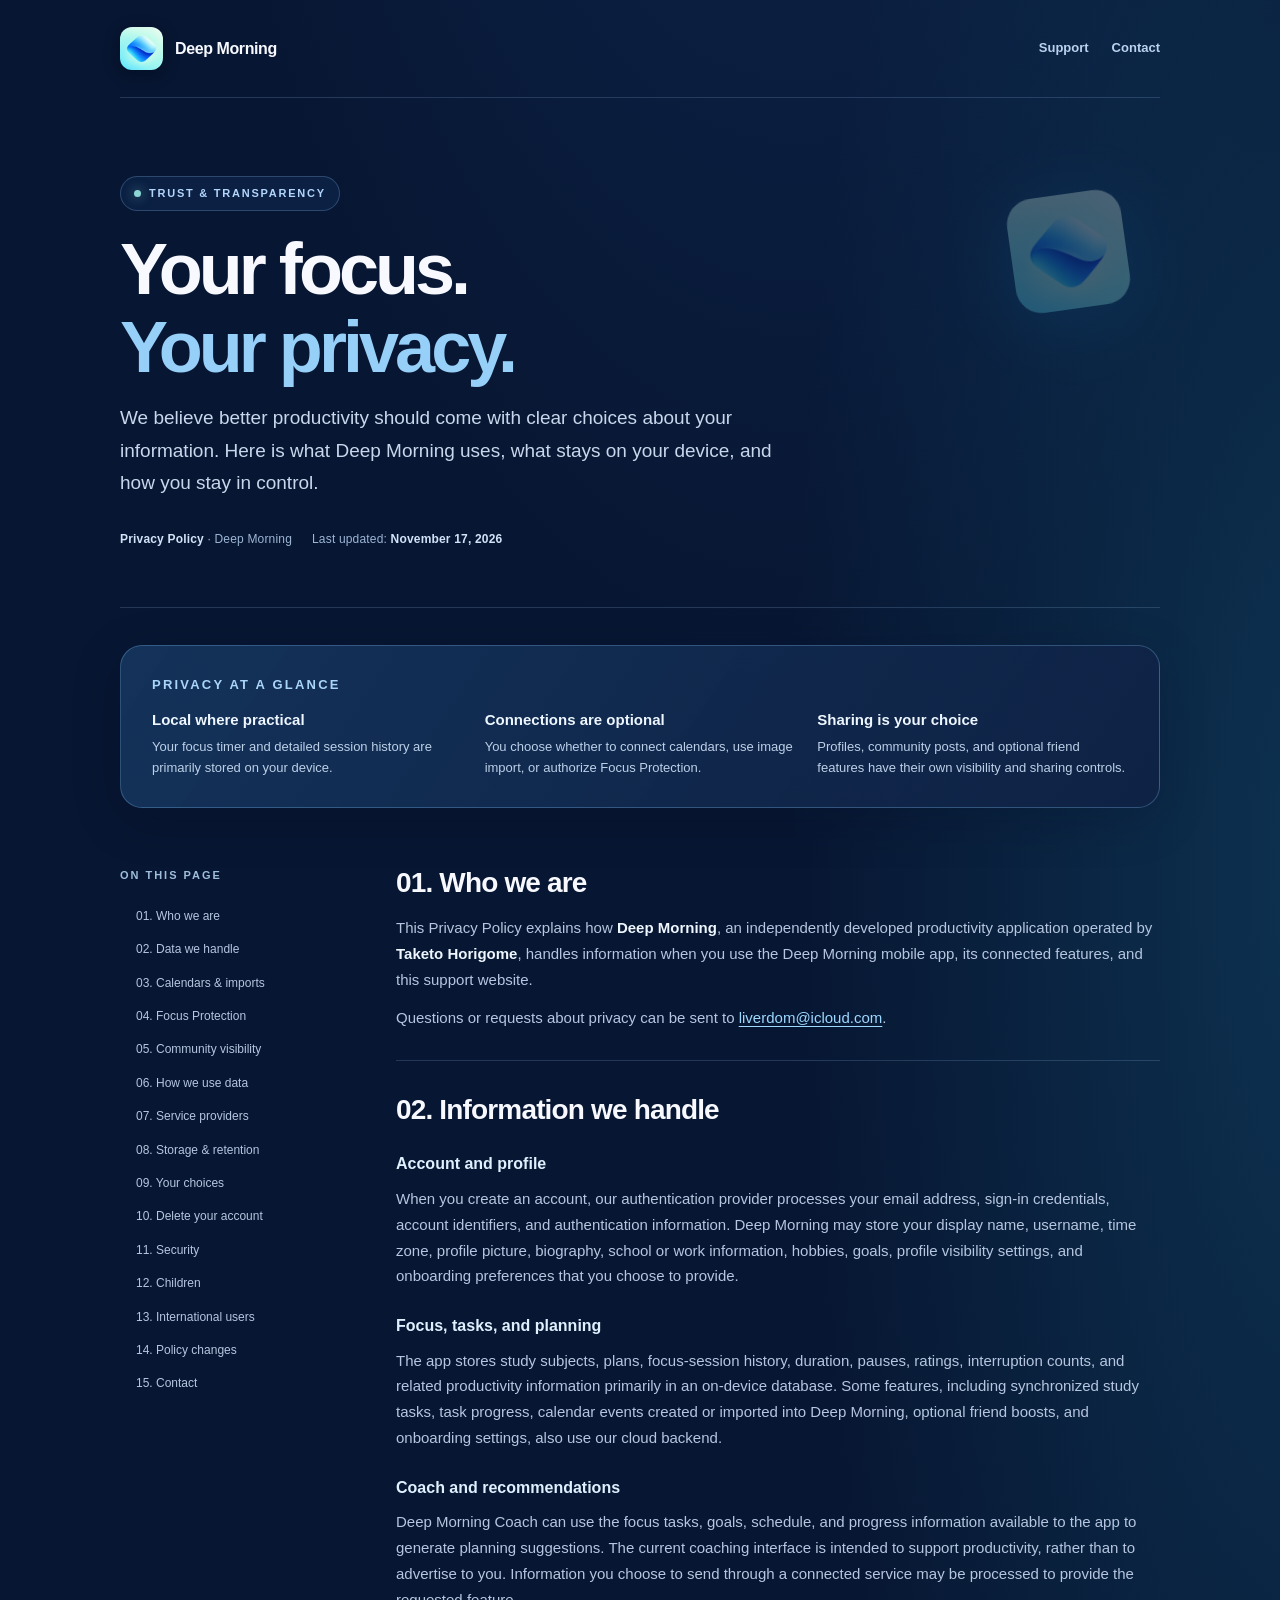
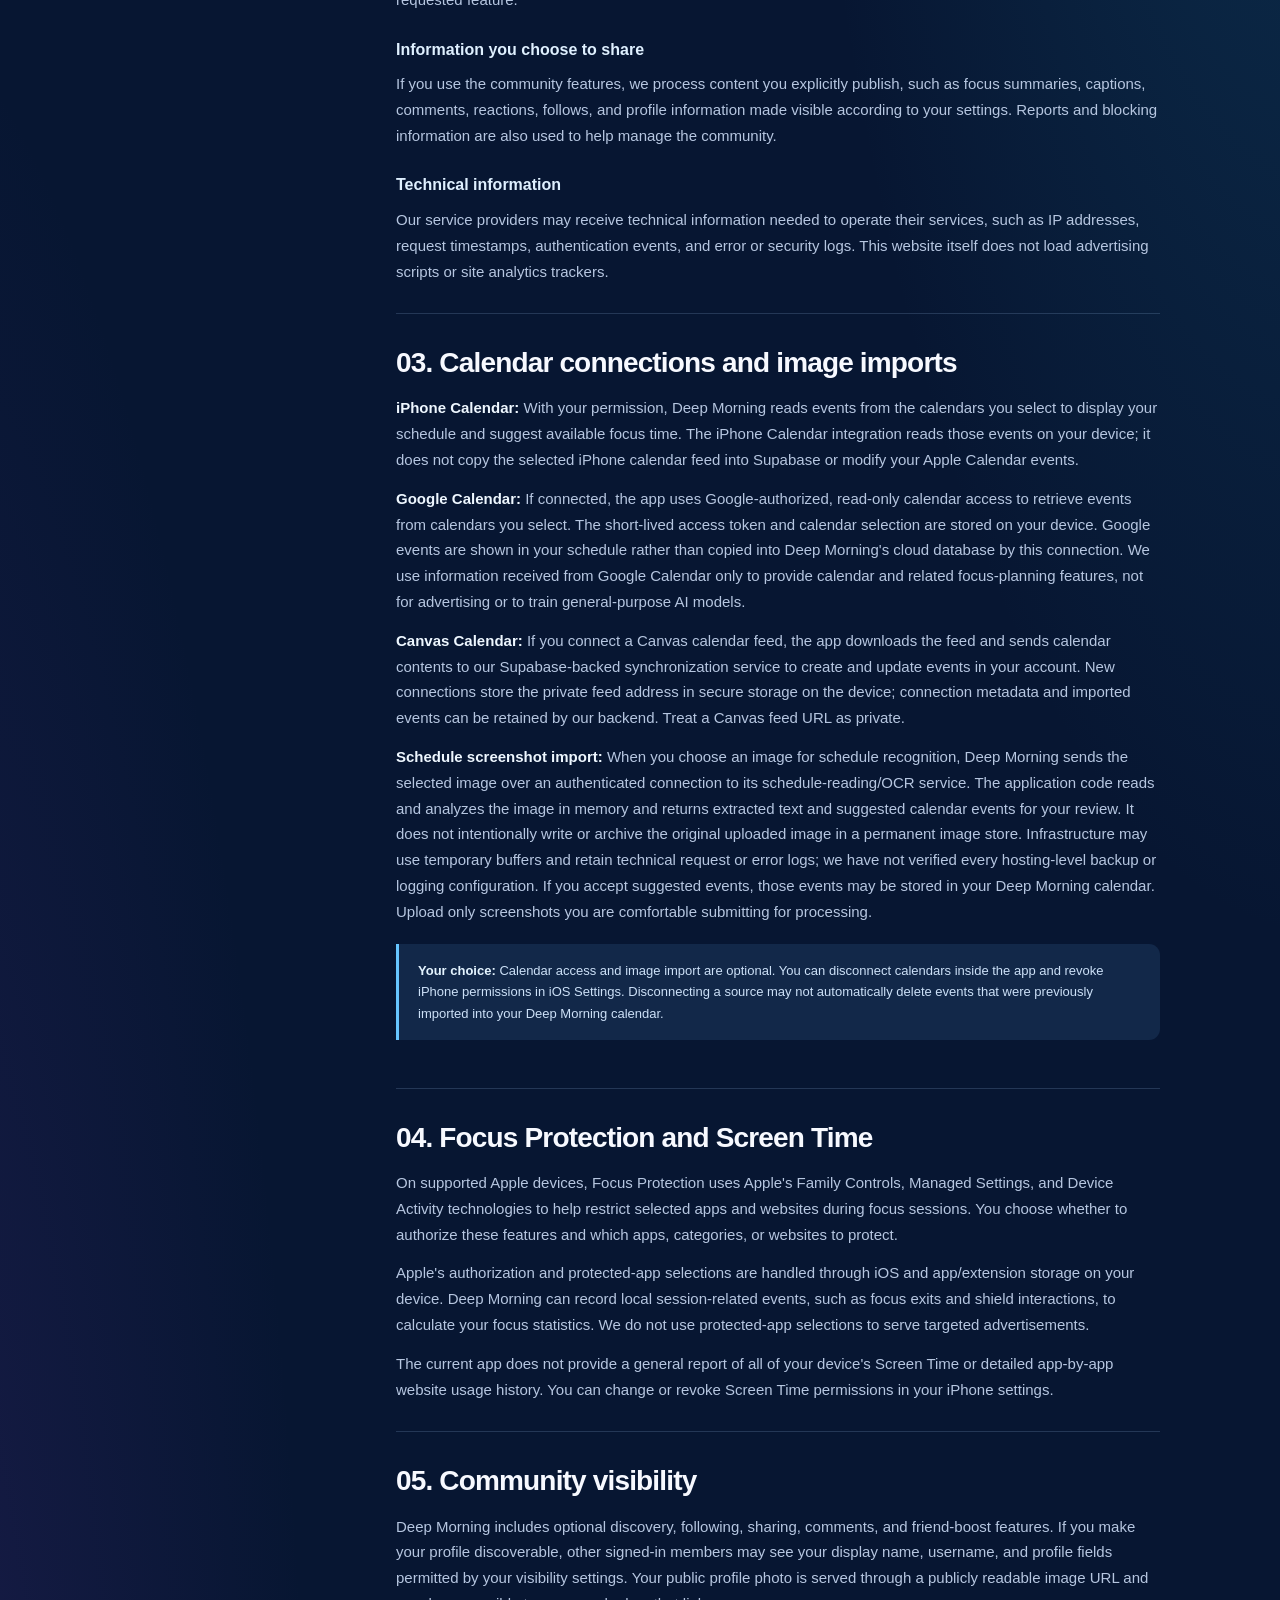
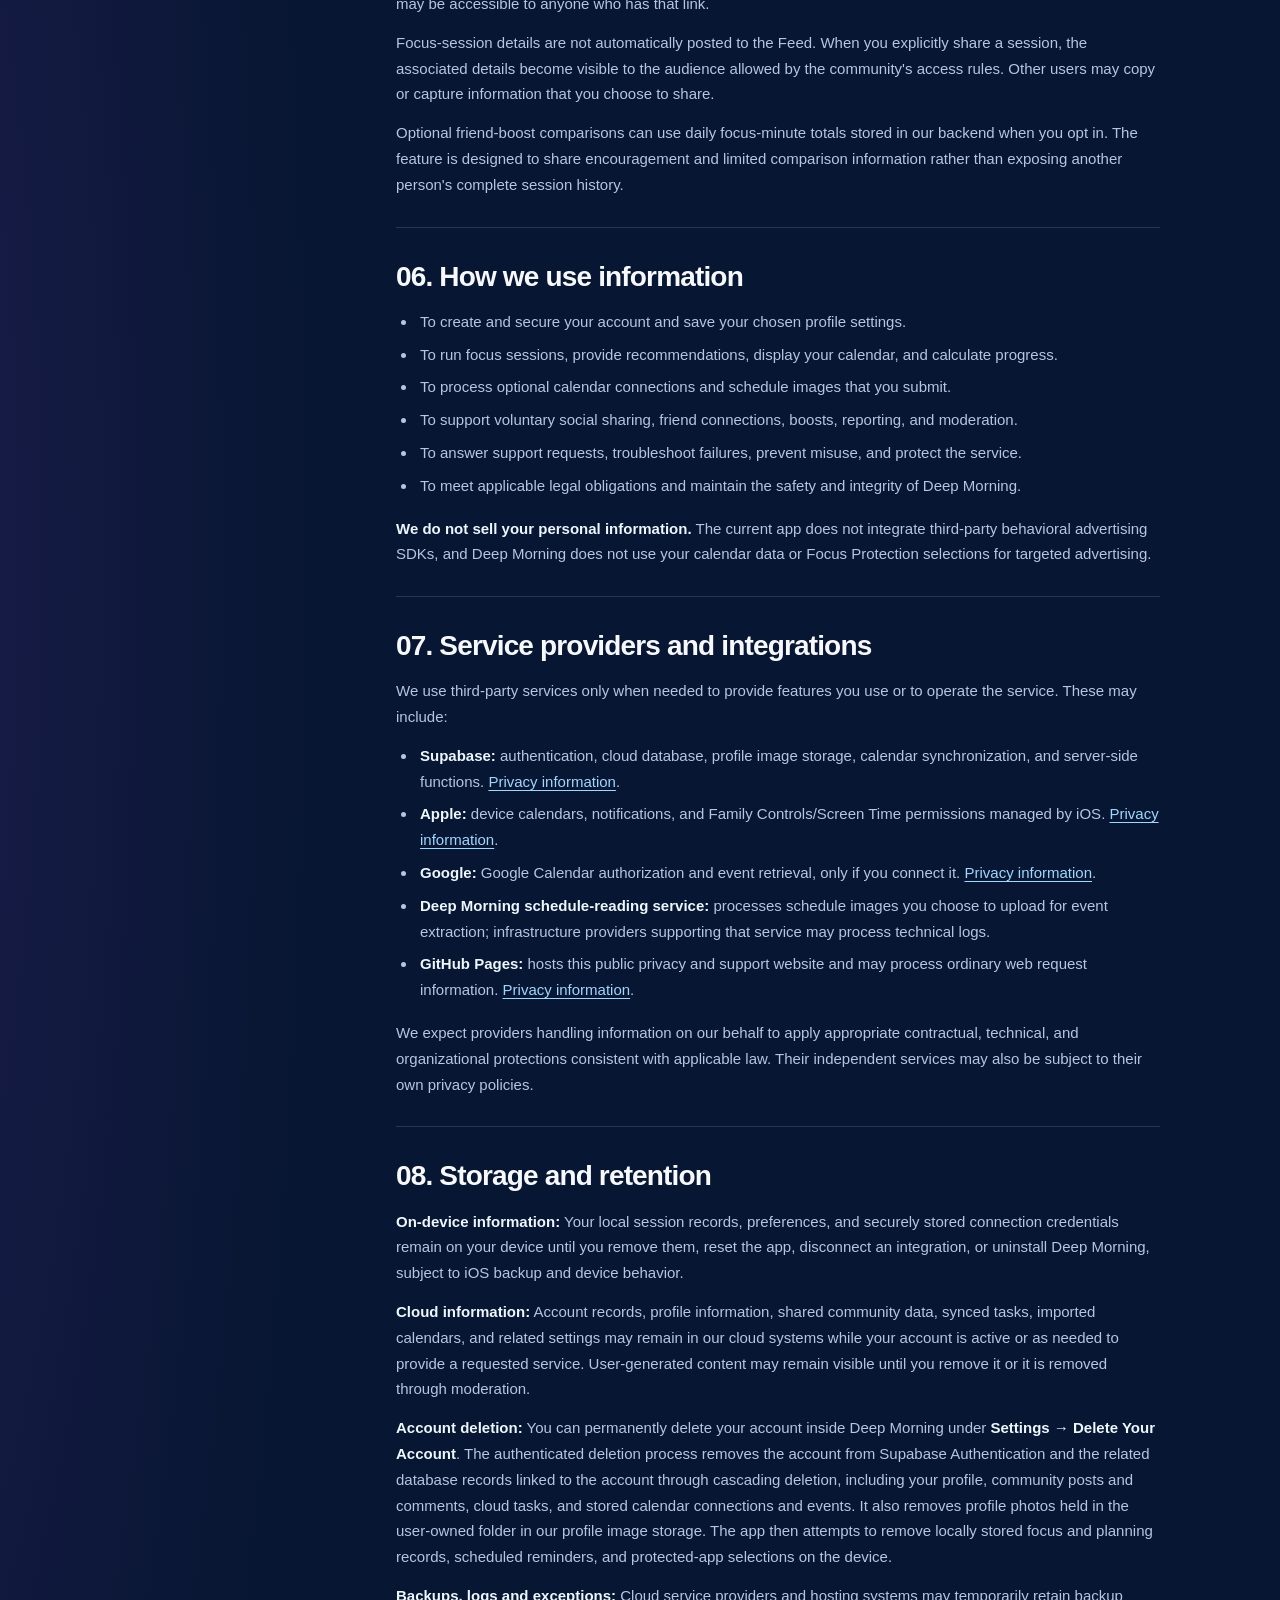
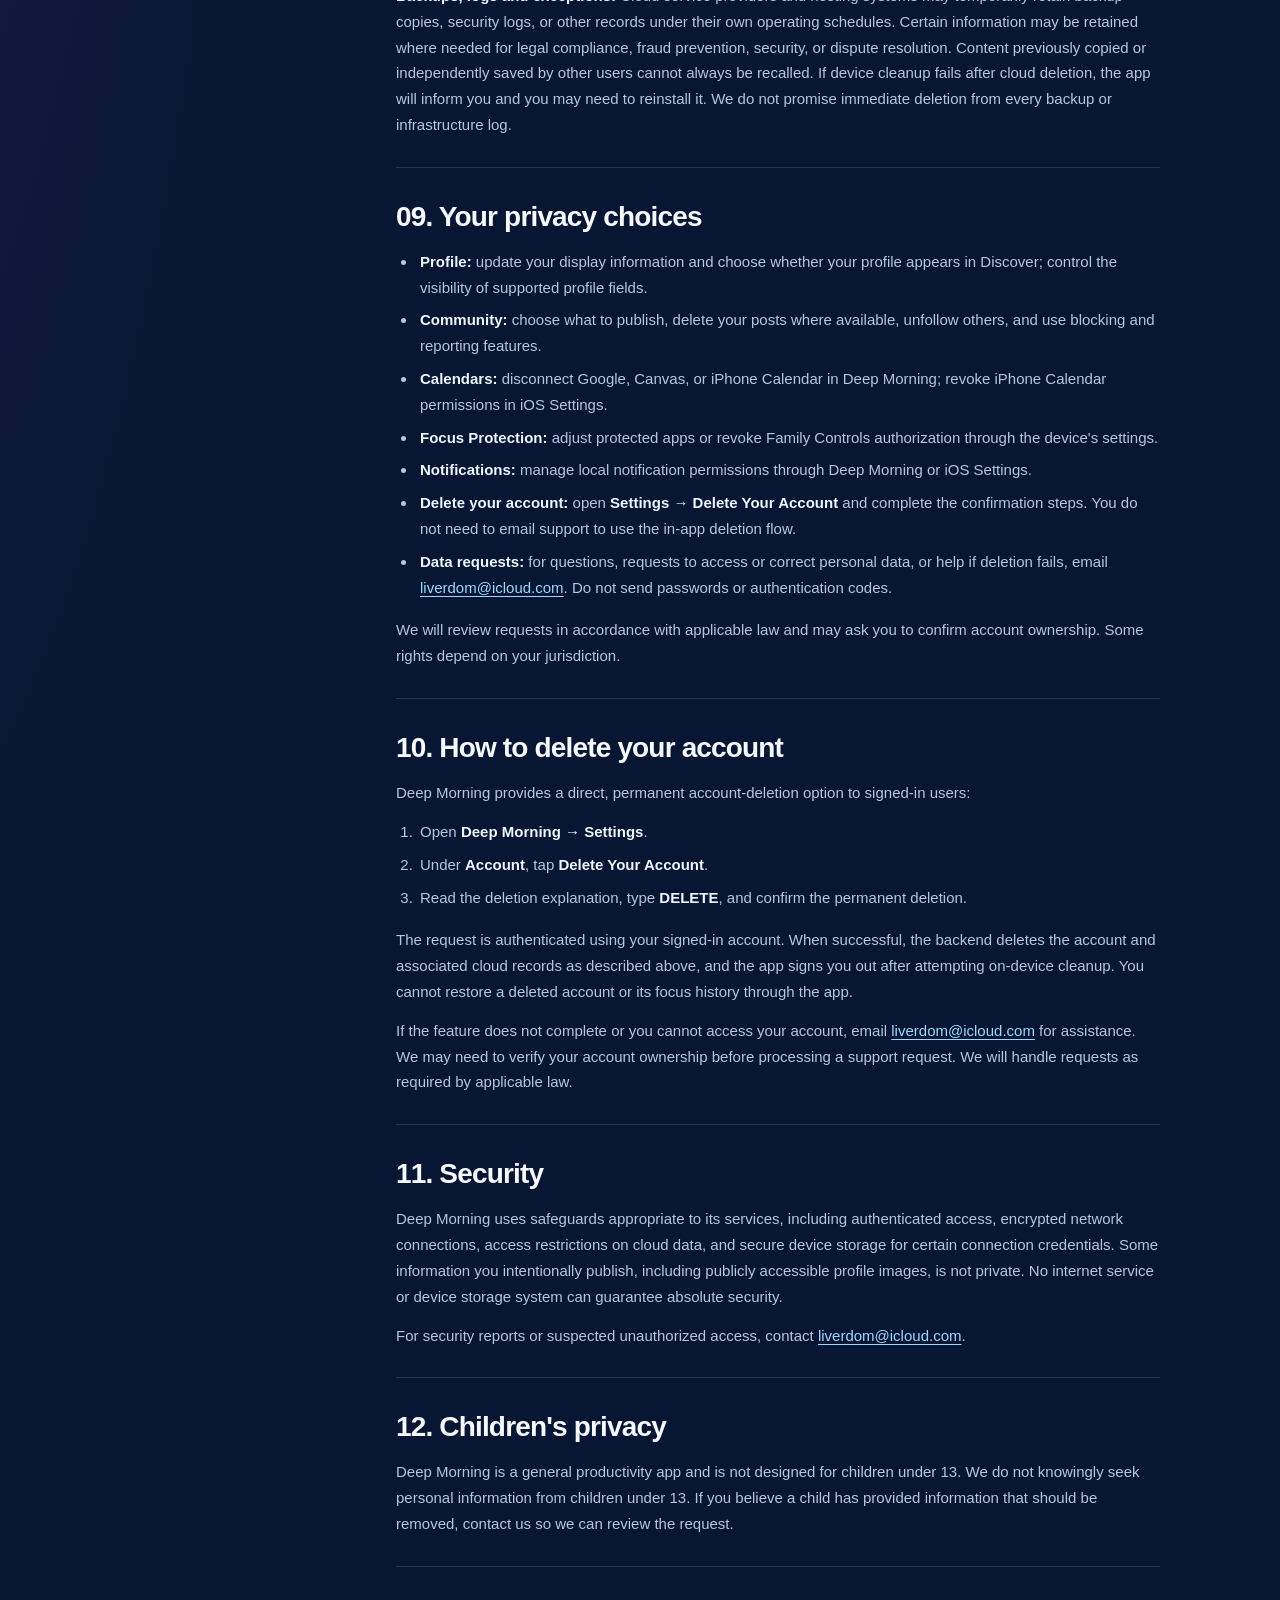
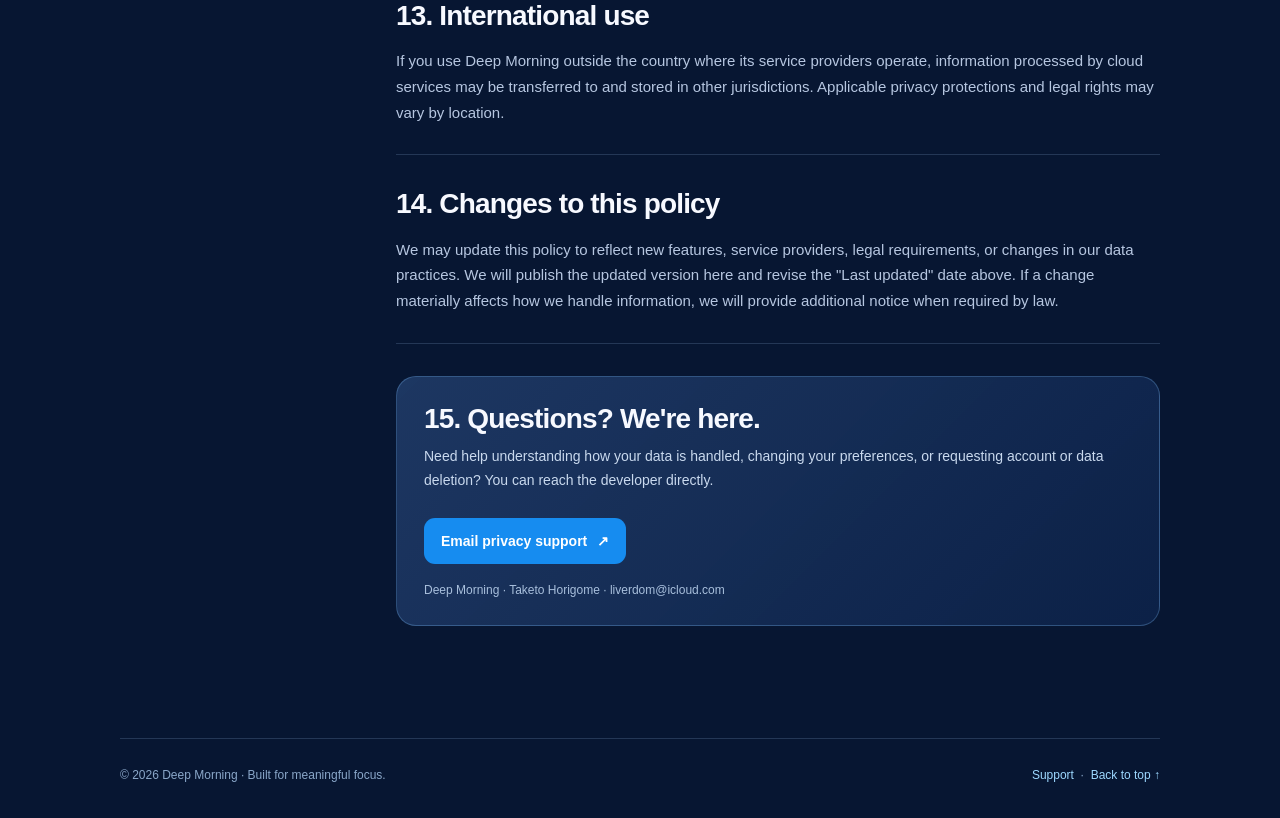
<file: privacy.html>
<!doctype html>
<html lang="en">
<head>
  <meta charset="utf-8">
  <meta name="viewport" content="width=device-width, initial-scale=1">
  <meta name="theme-color" content="#071632">
  <meta name="color-scheme" content="dark">
  <meta name="description" content="Learn how Deep Morning handles account, focus, calendar, and community information, and how to manage your privacy choices.">
  <title>Privacy Policy | Deep Morning</title>
  <link rel="icon" type="image/png" href="deep-morning-icon.png">
  <style>
    :root{color-scheme:dark;--bg:#071632;--panel:#11264b;--text:#f7f9ff;--muted:#b6c6e0;--soft:#8fa8c8;--line:rgba(168,203,250,.18);--blue:#99d4ff;--teal:#86e2d5;--inner:1040px}
    *{box-sizing:border-box}
    html{scroll-behavior:smooth;scroll-padding-top:24px}
    body{margin:0;min-height:100vh;color:var(--text);font-family:-apple-system,BlinkMacSystemFont,"Segoe UI",Inter,Helvetica,Arial,sans-serif;font-size:15px;line-height:1.72;background:radial-gradient(ellipse 52% 29% at 103% 12%,rgba(26,109,145,.32),transparent 80%),radial-gradient(ellipse 46% 38% at -12% 52%,rgba(85,47,148,.28),transparent 80%),radial-gradient(ellipse 65% 27% at 62% -12%,rgba(44,96,177,.25),transparent 80%),var(--bg)}
    a{color:#9dd8ff;text-decoration-thickness:1px;text-underline-offset:3px}
    a:hover{color:white}
    :focus-visible{outline:3px solid var(--teal);outline-offset:4px;border-radius:4px}
    .skip{position:absolute;left:-10000px;top:12px;z-index:100;background:#fff;color:#00132a;padding:10px 16px;border-radius:8px}
    .skip:focus{left:18px}
    .wrap{width:min(100% - 44px,var(--inner));margin:0 auto}
    .top{display:flex;align-items:center;justify-content:space-between;gap:16px;padding:27px 0;border-bottom:1px solid var(--line)}
    .identity{display:inline-flex;align-items:center;gap:12px;color:var(--text);font-weight:780;font-size:16px;letter-spacing:-.025em;text-decoration:none}
    .identity img{height:43px;width:43px;border-radius:12px;object-fit:cover;box-shadow:0 4px 15px #0108197a}
    .nav{display:flex;align-items:center;gap:23px;font-size:13px;font-weight:650}
    .nav a{color:#bad2ed;text-decoration:none}
    .nav a:hover{color:#fff}
    .hero{position:relative;padding:78px 0 57px;border-bottom:1px solid var(--line)}
    .pill{display:inline-flex;align-items:center;gap:8px;color:#b2d5fc;letter-spacing:.16em;font-size:11px;font-weight:800;text-transform:uppercase;border:1px solid rgba(150,196,248,.24);border-radius:100px;padding:7px 13px;background:rgba(21,55,100,.34)}
    .dot{width:7px;height:7px;border-radius:50%;background:#8cd7d4;box-shadow:0 0 12px #8cd7d499}
    h1{font-size:clamp(43px,7vw,72px);line-height:1.08;letter-spacing:-.055em;margin:20px 0 16px;font-weight:810}
    h1 span{color:#96cff8}
    .subhead{font-size:clamp(16px,2.2vw,19px);line-height:1.7;color:#c9d7ec;max-width:665px;margin:0}
    .meta{display:flex;flex-wrap:wrap;gap:9px 20px;margin-top:30px;color:#9cb6d5;font-size:12px;letter-spacing:.015em}
    .meta strong{color:#d2e3f8;font-weight:700}
    .hero-mark{position:absolute;right:34px;top:96px;width:115px;height:115px;opacity:.28;filter:drop-shadow(0 12px 38px #1f8cd677);border-radius:26px;transform:rotate(-8deg)}
    .summary{margin:37px 0 0;padding:28px 31px;border:1px solid rgba(137,206,255,.28);border-radius:22px;background:linear-gradient(124deg,rgba(27,66,112,.65),rgba(15,33,68,.88));box-shadow:0 12px 50px #020c2233}
    .summary h2{font-size:13px;letter-spacing:.17em;text-transform:uppercase;color:#a9d5fa;margin:0 0 13px}
    .summary-grid{display:grid;grid-template-columns:repeat(3,minmax(0,1fr));gap:22px}
    .summary-item strong{display:block;font-weight:770;font-size:15px;margin-bottom:5px;line-height:1.45}
    .summary-item p{color:#bcd0e8;font-size:13px;line-height:1.65;margin:0}
    .body-layout{display:grid;grid-template-columns:210px minmax(0,1fr);gap:66px;padding:58px 0 80px}
    .toc{align-self:start;position:sticky;top:25px}
    .toc h2{margin:0 0 15px;font-size:11px;letter-spacing:.18em;color:#9fbedc;text-transform:uppercase}
    .toc a{display:block;text-decoration:none;color:#b4c6e0;font-size:12px;line-height:1.45;padding:8px 0;border-left:2px solid transparent;padding-left:14px}
    .toc a:hover,.toc a:focus{color:white;border-left-color:#5fc7f8}
    article{min-width:0}
    section{padding:0 0 29px;margin-bottom:32px;border-bottom:1px solid var(--line)}
    section h2{font-size:clamp(23px,2.6vw,28px);letter-spacing:-.03em;line-height:1.22;font-weight:780;margin:0 0 15px}
    section h3{font-size:16px;font-weight:740;margin:23px 0 8px;color:#dff0ff}
    section p{margin:0 0 13px;color:var(--muted)}
    section p:last-child{margin-bottom:0}
    ul,ol{padding-left:21px;margin:10px 0 17px;color:var(--muted)}
    li{margin:7px 0;padding-left:3px}
    strong{color:#eef7ff}
    .note{padding:16px 19px;margin:19px 0;border-left:3px solid #66c5ff;background:rgba(49,86,133,.28);border-radius:0 11px 11px 0;color:#cce0f7;font-size:13px;line-height:1.65}
    .note strong{color:#e4f4ff}
    .contact-box{margin-top:5px;padding:25px 27px;border:1px solid rgba(128,195,254,.27);border-radius:20px;background:linear-gradient(135deg,rgba(34,63,109,.82),rgba(13,34,73,.9))}
    .contact-box h2{margin-bottom:9px}
    .contact-box p{font-size:14px;line-height:1.7;color:#c9d9ee}
    .email{display:inline-flex;align-items:center;gap:10px;padding:11px 17px;border-radius:11px;background:#168cf0;color:white;text-decoration:none;font-size:14px;font-weight:740;margin-top:12px}
    .email:hover{background:#36a1ff;color:white}
    footer{border-top:1px solid var(--line);display:flex;align-items:center;justify-content:space-between;gap:15px;color:#8aa7c9;padding:26px 0 32px;font-size:12px}
    footer a{text-decoration:none}
    @media(max-width:850px){.hero-mark{width:88px;height:88px;right:15px;top:58px;opacity:.18}.body-layout{grid-template-columns:1fr;gap:26px;padding-top:35px}.toc{position:static;border-bottom:1px solid var(--line);padding-bottom:20px}.toc-links{display:grid;grid-template-columns:repeat(2,minmax(0,1fr));column-gap:10px}.toc a{padding-top:6px;padding-bottom:6px}.summary-grid{gap:14px}}
    @media(max-width:570px){.wrap{width:min(100% - 34px,var(--inner))}.top{padding:19px 0}.identity img{height:39px;width:39px}.nav{gap:13px;font-size:12px}.hero{padding:54px 0 40px}.hero-mark{display:none}.meta{margin-top:21px}.summary{padding:22px 20px;margin-top:29px}.summary-grid{grid-template-columns:1fr;gap:17px}.body-layout{padding-bottom:40px}.toc-links{grid-template-columns:1fr 1fr}.toc a{font-size:11px;padding-left:9px}.contact-box{padding:21px}.email{max-width:100%;overflow-wrap:anywhere}footer{flex-direction:column;text-align:center}}
    @media(prefers-reduced-motion:reduce){html{scroll-behavior:auto}}
    @media print{body{background:white;color:#10213b}.wrap{width:100%;max-width:none}.top,.toc,.hero-mark,.email,footer{display:none}.hero{padding:14px 0}.summary{box-shadow:none;background:#fff;border:1px solid #ccc}.summary-item p,section p,li{color:#25334a}.meta,.subhead{color:#555}.body-layout{display:block;padding:20px 0}.contact-box{background:white;border:1px solid #ccc}}
  </style>
</head>
<body>
  <a class="skip" href="#main">Skip to privacy information</a>
  <div class="wrap">
    <header class="top">
      <a class="identity" href="./" aria-label="Deep Morning Support home">
        <img src="deep-morning-icon.png" alt="Deep Morning app icon" width="43" height="43">
        <span>Deep Morning</span>
      </a>
      <nav class="nav" aria-label="Site navigation">
        <a href="./">Support</a>
        <a href="mailto:liverdom@icloud.com?subject=Deep%20Morning%20Privacy">Contact</a>
      </nav>
    </header>

    <main id="main">
      <div class="hero">
        <span class="pill"><span class="dot" aria-hidden="true"></span> Trust &amp; Transparency</span>
        <h1>Your focus.<br><span>Your privacy.</span></h1>
        <p class="subhead">We believe better productivity should come with clear choices about your information. Here is what Deep Morning uses, what stays on your device, and how you stay in control.</p>
        <div class="meta"><span><strong>Privacy Policy</strong> · Deep Morning</span><span>Last updated: <strong>November 17, 2026</strong></span></div>
        <img class="hero-mark" src="deep-morning-icon.png" alt="" aria-hidden="true" width="115" height="115">
      </div>

      <aside class="summary" aria-label="Privacy at a glance">
        <h2>Privacy at a glance</h2>
        <div class="summary-grid">
          <div class="summary-item"><strong>Local where practical</strong><p>Your focus timer and detailed session history are primarily stored on your device.</p></div>
          <div class="summary-item"><strong>Connections are optional</strong><p>You choose whether to connect calendars, use image import, or authorize Focus Protection.</p></div>
          <div class="summary-item"><strong>Sharing is your choice</strong><p>Profiles, community posts, and optional friend features have their own visibility and sharing controls.</p></div>
        </div>
      </aside>

      <div class="body-layout">
        <nav class="toc" aria-label="Privacy policy contents">
          <h2>On this page</h2>
          <div class="toc-links">
            <a href="#overview">01. Who we are</a>
            <a href="#information">02. Data we handle</a>
            <a href="#calendars">03. Calendars &amp; imports</a>
            <a href="#protection">04. Focus Protection</a>
            <a href="#community">05. Community visibility</a>
            <a href="#use">06. How we use data</a>
            <a href="#services">07. Service providers</a>
            <a href="#storage">08. Storage &amp; retention</a>
            <a href="#choices">09. Your choices</a>
            <a href="#deletion">10. Delete your account</a>
            <a href="#security">11. Security</a>
            <a href="#children">12. Children</a>
            <a href="#international">13. International users</a>
            <a href="#changes">14. Policy changes</a>
            <a href="#contact">15. Contact</a>
          </div>
        </nav>

        <article>
          <section id="overview">
            <h2>01. Who we are</h2>
            <p>This Privacy Policy explains how <strong>Deep Morning</strong>, an independently developed productivity application operated by <strong>Taketo Horigome</strong>, handles information when you use the Deep Morning mobile app, its connected features, and this support website.</p>
            <p>Questions or requests about privacy can be sent to <a href="mailto:liverdom@icloud.com?subject=Deep%20Morning%20Privacy">liverdom@icloud.com</a>.</p>
          </section>

          <section id="information">
            <h2>02. Information we handle</h2>
            <h3>Account and profile</h3>
            <p>When you create an account, our authentication provider processes your email address, sign-in credentials, account identifiers, and authentication information. Deep Morning may store your display name, username, time zone, profile picture, biography, school or work information, hobbies, goals, profile visibility settings, and onboarding preferences that you choose to provide.</p>
            <h3>Focus, tasks, and planning</h3>
            <p>The app stores study subjects, plans, focus-session history, duration, pauses, ratings, interruption counts, and related productivity information primarily in an on-device database. Some features, including synchronized study tasks, task progress, calendar events created or imported into Deep Morning, optional friend boosts, and onboarding settings, also use our cloud backend.</p>
            <h3>Coach and recommendations</h3>
            <p>Deep Morning Coach can use the focus tasks, goals, schedule, and progress information available to the app to generate planning suggestions. The current coaching interface is intended to support productivity, rather than to advertise to you. Information you choose to send through a connected service may be processed to provide the requested feature.</p>
            <h3>Information you choose to share</h3>
            <p>If you use the community features, we process content you explicitly publish, such as focus summaries, captions, comments, reactions, follows, and profile information made visible according to your settings. Reports and blocking information are also used to help manage the community.</p>
            <h3>Technical information</h3>
            <p>Our service providers may receive technical information needed to operate their services, such as IP addresses, request timestamps, authentication events, and error or security logs. This website itself does not load advertising scripts or site analytics trackers.</p>
          </section>

          <section id="calendars">
            <h2>03. Calendar connections and image imports</h2>
            <p><strong>iPhone Calendar:</strong> With your permission, Deep Morning reads events from the calendars you select to display your schedule and suggest available focus time. The iPhone Calendar integration reads those events on your device; it does not copy the selected iPhone calendar feed into Supabase or modify your Apple Calendar events.</p>
            <p><strong>Google Calendar:</strong> If connected, the app uses Google-authorized, read-only calendar access to retrieve events from calendars you select. The short-lived access token and calendar selection are stored on your device. Google events are shown in your schedule rather than copied into Deep Morning's cloud database by this connection. We use information received from Google Calendar only to provide calendar and related focus-planning features, not for advertising or to train general-purpose AI models.</p>
            <p><strong>Canvas Calendar:</strong> If you connect a Canvas calendar feed, the app downloads the feed and sends calendar contents to our Supabase-backed synchronization service to create and update events in your account. New connections store the private feed address in secure storage on the device; connection metadata and imported events can be retained by our backend. Treat a Canvas feed URL as private.</p>
            <p><strong>Schedule screenshot import:</strong> When you choose an image for schedule recognition, Deep Morning sends the selected image over an authenticated connection to its schedule-reading/OCR service. The application code reads and analyzes the image in memory and returns extracted text and suggested calendar events for your review. It does not intentionally write or archive the original uploaded image in a permanent image store. Infrastructure may use temporary buffers and retain technical request or error logs; we have not verified every hosting-level backup or logging configuration. If you accept suggested events, those events may be stored in your Deep Morning calendar. Upload only screenshots you are comfortable submitting for processing.</p>
            <div class="note"><strong>Your choice:</strong> Calendar access and image import are optional. You can disconnect calendars inside the app and revoke iPhone permissions in iOS Settings. Disconnecting a source may not automatically delete events that were previously imported into your Deep Morning calendar.</div>
          </section>

          <section id="protection">
            <h2>04. Focus Protection and Screen Time</h2>
            <p>On supported Apple devices, Focus Protection uses Apple's Family Controls, Managed Settings, and Device Activity technologies to help restrict selected apps and websites during focus sessions. You choose whether to authorize these features and which apps, categories, or websites to protect.</p>
            <p>Apple's authorization and protected-app selections are handled through iOS and app/extension storage on your device. Deep Morning can record local session-related events, such as focus exits and shield interactions, to calculate your focus statistics. We do not use protected-app selections to serve targeted advertisements.</p>
            <p>The current app does not provide a general report of all of your device's Screen Time or detailed app-by-app website usage history. You can change or revoke Screen Time permissions in your iPhone settings.</p>
          </section>

          <section id="community">
            <h2>05. Community visibility</h2>
            <p>Deep Morning includes optional discovery, following, sharing, comments, and friend-boost features. If you make your profile discoverable, other signed-in members may see your display name, username, and profile fields permitted by your visibility settings. Your public profile photo is served through a publicly readable image URL and may be accessible to anyone who has that link.</p>
            <p>Focus-session details are not automatically posted to the Feed. When you explicitly share a session, the associated details become visible to the audience allowed by the community's access rules. Other users may copy or capture information that you choose to share.</p>
            <p>Optional friend-boost comparisons can use daily focus-minute totals stored in our backend when you opt in. The feature is designed to share encouragement and limited comparison information rather than exposing another person's complete session history.</p>
          </section>

          <section id="use">
            <h2>06. How we use information</h2>
            <ul>
              <li>To create and secure your account and save your chosen profile settings.</li>
              <li>To run focus sessions, provide recommendations, display your calendar, and calculate progress.</li>
              <li>To process optional calendar connections and schedule images that you submit.</li>
              <li>To support voluntary social sharing, friend connections, boosts, reporting, and moderation.</li>
              <li>To answer support requests, troubleshoot failures, prevent misuse, and protect the service.</li>
              <li>To meet applicable legal obligations and maintain the safety and integrity of Deep Morning.</li>
            </ul>
            <p><strong>We do not sell your personal information.</strong> The current app does not integrate third-party behavioral advertising SDKs, and Deep Morning does not use your calendar data or Focus Protection selections for targeted advertising.</p>
          </section>

          <section id="services">
            <h2>07. Service providers and integrations</h2>
            <p>We use third-party services only when needed to provide features you use or to operate the service. These may include:</p>
            <ul>
              <li><strong>Supabase:</strong> authentication, cloud database, profile image storage, calendar synchronization, and server-side functions. <a href="https://supabase.com/privacy" target="_blank" rel="noopener noreferrer">Privacy information</a>.</li>
              <li><strong>Apple:</strong> device calendars, notifications, and Family Controls/Screen Time permissions managed by iOS. <a href="https://www.apple.com/legal/privacy/" target="_blank" rel="noopener noreferrer">Privacy information</a>.</li>
              <li><strong>Google:</strong> Google Calendar authorization and event retrieval, only if you connect it. <a href="https://policies.google.com/privacy" target="_blank" rel="noopener noreferrer">Privacy information</a>.</li>
              <li><strong>Deep Morning schedule-reading service:</strong> processes schedule images you choose to upload for event extraction; infrastructure providers supporting that service may process technical logs.</li>
              <li><strong>GitHub Pages:</strong> hosts this public privacy and support website and may process ordinary web request information. <a href="https://docs.github.com/en/site-policy/privacy-policies/github-general-privacy-statement" target="_blank" rel="noopener noreferrer">Privacy information</a>.</li>
            </ul>
            <p>We expect providers handling information on our behalf to apply appropriate contractual, technical, and organizational protections consistent with applicable law. Their independent services may also be subject to their own privacy policies.</p>
          </section>

          <section id="storage">
            <h2>08. Storage and retention</h2>
            <p><strong>On-device information:</strong> Your local session records, preferences, and securely stored connection credentials remain on your device until you remove them, reset the app, disconnect an integration, or uninstall Deep Morning, subject to iOS backup and device behavior.</p>
            <p><strong>Cloud information:</strong> Account records, profile information, shared community data, synced tasks, imported calendars, and related settings may remain in our cloud systems while your account is active or as needed to provide a requested service. User-generated content may remain visible until you remove it or it is removed through moderation.</p>
            <p><strong>Account deletion:</strong> You can permanently delete your account inside Deep Morning under <strong>Settings &rarr; Delete Your Account</strong>. The authenticated deletion process removes the account from Supabase Authentication and the related database records linked to the account through cascading deletion, including your profile, community posts and comments, cloud tasks, and stored calendar connections and events. It also removes profile photos held in the user-owned folder in our profile image storage. The app then attempts to remove locally stored focus and planning records, scheduled reminders, and protected-app selections on the device.</p>
            <p><strong>Backups, logs and exceptions:</strong> Cloud service providers and hosting systems may temporarily retain backup copies, security logs, or other records under their own operating schedules. Certain information may be retained where needed for legal compliance, fraud prevention, security, or dispute resolution. Content previously copied or independently saved by other users cannot always be recalled. If device cleanup fails after cloud deletion, the app will inform you and you may need to reinstall it. We do not promise immediate deletion from every backup or infrastructure log.</p>
          </section>

          <section id="choices">
            <h2>09. Your privacy choices</h2>
            <ul>
              <li><strong>Profile:</strong> update your display information and choose whether your profile appears in Discover; control the visibility of supported profile fields.</li>
              <li><strong>Community:</strong> choose what to publish, delete your posts where available, unfollow others, and use blocking and reporting features.</li>
              <li><strong>Calendars:</strong> disconnect Google, Canvas, or iPhone Calendar in Deep Morning; revoke iPhone Calendar permissions in iOS Settings.</li>
              <li><strong>Focus Protection:</strong> adjust protected apps or revoke Family Controls authorization through the device's settings.</li>
              <li><strong>Notifications:</strong> manage local notification permissions through Deep Morning or iOS Settings.</li>
              <li><strong>Delete your account:</strong> open <strong>Settings &rarr; Delete Your Account</strong> and complete the confirmation steps. You do not need to email support to use the in-app deletion flow.</li>
              <li><strong>Data requests:</strong> for questions, requests to access or correct personal data, or help if deletion fails, email <a href="mailto:liverdom@icloud.com?subject=Deep%20Morning%20Data%20Request">liverdom@icloud.com</a>. Do not send passwords or authentication codes.</li>
            </ul>
            <p>We will review requests in accordance with applicable law and may ask you to confirm account ownership. Some rights depend on your jurisdiction.</p>
          </section>

          <section id="deletion">
            <h2>10. How to delete your account</h2>
            <p>Deep Morning provides a direct, permanent account-deletion option to signed-in users:</p>
            <ol>
              <li>Open <strong>Deep Morning &rarr; Settings</strong>.</li>
              <li>Under <strong>Account</strong>, tap <strong>Delete Your Account</strong>.</li>
              <li>Read the deletion explanation, type <strong>DELETE</strong>, and confirm the permanent deletion.</li>
            </ol>
            <p>The request is authenticated using your signed-in account. When successful, the backend deletes the account and associated cloud records as described above, and the app signs you out after attempting on-device cleanup. You cannot restore a deleted account or its focus history through the app.</p>
            <p>If the feature does not complete or you cannot access your account, email <a href="mailto:liverdom@icloud.com?subject=Deep%20Morning%20Account%20Deletion">liverdom@icloud.com</a> for assistance. We may need to verify your account ownership before processing a support request. We will handle requests as required by applicable law.</p>
          </section>

          <section id="security">
            <h2>11. Security</h2>
            <p>Deep Morning uses safeguards appropriate to its services, including authenticated access, encrypted network connections, access restrictions on cloud data, and secure device storage for certain connection credentials. Some information you intentionally publish, including publicly accessible profile images, is not private. No internet service or device storage system can guarantee absolute security.</p>
            <p>For security reports or suspected unauthorized access, contact <a href="mailto:liverdom@icloud.com?subject=Deep%20Morning%20Security">liverdom@icloud.com</a>.</p>
          </section>

          <section id="children">
            <h2>12. Children's privacy</h2>
            <p>Deep Morning is a general productivity app and is not designed for children under 13. We do not knowingly seek personal information from children under 13. If you believe a child has provided information that should be removed, contact us so we can review the request.</p>
          </section>

          <section id="international">
            <h2>13. International use</h2>
            <p>If you use Deep Morning outside the country where its service providers operate, information processed by cloud services may be transferred to and stored in other jurisdictions. Applicable privacy protections and legal rights may vary by location.</p>
          </section>

          <section id="changes">
            <h2>14. Changes to this policy</h2>
            <p>We may update this policy to reflect new features, service providers, legal requirements, or changes in our data practices. We will publish the updated version here and revise the "Last updated" date above. If a change materially affects how we handle information, we will provide additional notice when required by law.</p>
          </section>

          <section id="contact" class="contact-box">
            <h2>15. Questions? We're here.</h2>
            <p>Need help understanding how your data is handled, changing your preferences, or requesting account or data deletion? You can reach the developer directly.</p>
            <a class="email" href="mailto:liverdom@icloud.com?subject=Deep%20Morning%20Privacy%20Request">Email privacy support <span aria-hidden="true">↗</span></a>
            <p style="font-size:12px;color:#a8bfdc;margin-top:16px">Deep Morning · Taketo Horigome · <span style="overflow-wrap:anywhere">liverdom@icloud.com</span></p>
          </section>
        </article>
      </div>
    </main>

    <footer><span>© 2026 Deep Morning · Built for meaningful focus.</span><span><a href="./">Support</a> &nbsp;·&nbsp; <a href="#main">Back to top ↑</a></span></footer>
  </div>
</body>
</html>
</file>
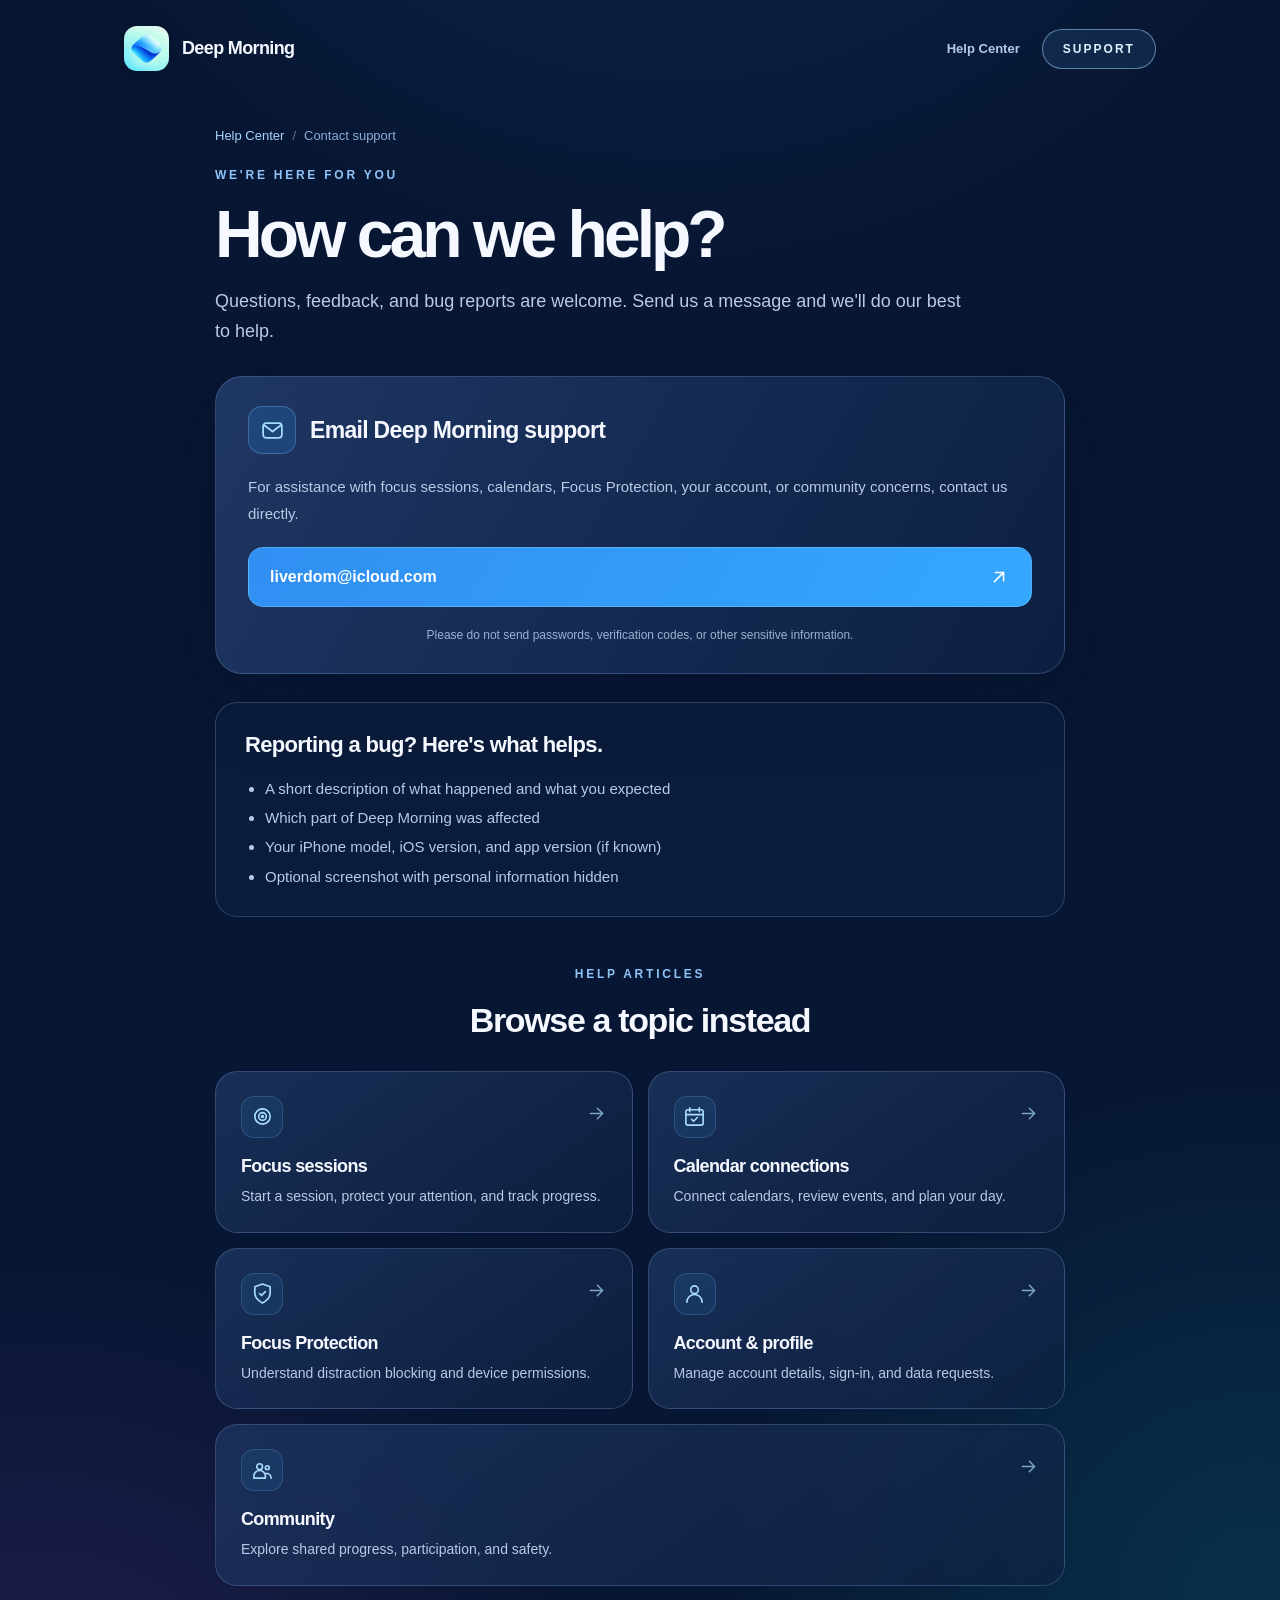
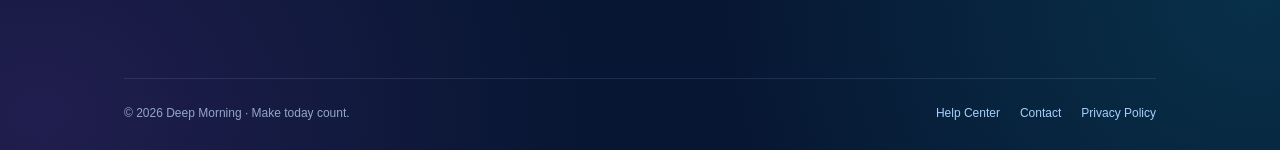
<file: support.html>
<!doctype html>
<html lang="en">
<head>
  <meta charset="utf-8">
  <meta name="viewport" content="width=device-width,initial-scale=1">
  <meta name="theme-color" content="#071632">
  <meta name="description" content="Contact Deep Morning support to report bugs, ask questions, or share feedback.">
  <title>Contact Support — Deep Morning</title>
  <link rel="icon" type="image/png" href="deep-morning-icon.png">
  <link rel="stylesheet" href="styles.css">
</head>
<body>
<a class="skip-link" href="#main">Skip to content</a>
<div class="shell">
<header class="header">
  <a class="brand" href="index.html" aria-label="Deep Morning Help Center home"><img class="brand-icon" src="deep-morning-icon.png" alt="" width="45" height="45"><span>Deep Morning</span></a>
  <nav class="header-links" aria-label="Main navigation"><a class="header-link" href="index.html">Help Center</a><a class="nav-button" href="support.html" aria-current="page">SUPPORT</a></nav>
</header>

<main id="main" class="support-main">
  <nav class="breadcrumbs" aria-label="Breadcrumb"><a href="index.html">Help Center</a><span class="divider-mark">/</span><span aria-current="page">Contact support</span></nav>
  <section class="page-heading"><span class="eyebrow">WE'RE HERE FOR YOU</span><h1>How can we help?</h1><p class="subhead">Questions, feedback, and bug reports are welcome. Send us a message and we'll do our best to help.</p></section>
  <section class="contact-card" aria-labelledby="contact-title">
    <div class="card-heading"><span class="icon-tile"><svg width="25" height="25" viewBox="0 0 24 24" fill="none" stroke="currentColor" stroke-width="1.7" stroke-linecap="round" stroke-linejoin="round" aria-hidden="true"><rect x="3" y="5" width="18" height="14" rx="3"/><path d="m4 7 8 6 8-6"/></svg></span><h2 id="contact-title">Email Deep Morning support</h2></div>
    <p>For assistance with focus sessions, calendars, Focus Protection, your account, or community concerns, contact us directly.</p>
    <a class="primary-button" href="mailto:liverdom@icloud.com?subject=Deep%20Morning%20Support"><span>liverdom@icloud.com</span><svg width="22" height="22" viewBox="0 0 24 24" fill="none" stroke="currentColor" stroke-width="1.7" stroke-linecap="round" stroke-linejoin="round" aria-hidden="true"><path d="M7 17 17 7M8 7h9v9"/></svg></a>
    <p class="quiet-note">Please do not send passwords, verification codes, or other sensitive information.</p>
  </section>
  <section class="help-hints" aria-labelledby="report-title">
    <h2 id="report-title">Reporting a bug? Here's what helps.</h2>
    <ul><li>A short description of what happened and what you expected</li><li>Which part of Deep Morning was affected</li><li>Your iPhone model, iOS version, and app version (if known)</li><li>Optional screenshot with personal information hidden</li></ul>
  </section>
  <section class="section" aria-labelledby="other-topics"><div class="section-intro"><span class="eyebrow">HELP ARTICLES</span><h2 id="other-topics">Browse a topic instead</h2></div><div class="topic-grid">
<a class="topic-card" href="focus-sessions.html" aria-label="Learn about Focus sessions">
  <div class="topic-top"><span class="topic-symbol"><svg width="23" height="23" viewBox="0 0 24 24" fill="none" stroke="currentColor" stroke-width="1.7" stroke-linecap="round" stroke-linejoin="round" aria-hidden="true"><circle cx="12" cy="12" r="8"/><circle cx="12" cy="12" r="4"/><circle cx="12" cy="12" r="1"/></svg></span><span class="topic-arrow"><svg width="21" height="21" viewBox="0 0 24 24" fill="none" stroke="currentColor" stroke-width="1.7" stroke-linecap="round" stroke-linejoin="round" aria-hidden="true"><path d="M5 12h14m-6-6 6 6-6 6"/></svg></span></div>
  <div><h3>Focus sessions</h3><p>Start a session, protect your attention, and track progress.</p></div>
</a>
<a class="topic-card" href="calendar-connections.html" aria-label="Learn about Calendar connections">
  <div class="topic-top"><span class="topic-symbol"><svg width="23" height="23" viewBox="0 0 24 24" fill="none" stroke="currentColor" stroke-width="1.7" stroke-linecap="round" stroke-linejoin="round" aria-hidden="true"><rect x="3" y="5" width="18" height="16" rx="2"/><path d="M7 3v4M17 3v4M3 10h18"/><path d="m9 15 2 2 4-4"/></svg></span><span class="topic-arrow"><svg width="21" height="21" viewBox="0 0 24 24" fill="none" stroke="currentColor" stroke-width="1.7" stroke-linecap="round" stroke-linejoin="round" aria-hidden="true"><path d="M5 12h14m-6-6 6 6-6 6"/></svg></span></div>
  <div><h3>Calendar connections</h3><p>Connect calendars, review events, and plan your day.</p></div>
</a>
<a class="topic-card" href="focus-protection.html" aria-label="Learn about Focus Protection">
  <div class="topic-top"><span class="topic-symbol"><svg width="23" height="23" viewBox="0 0 24 24" fill="none" stroke="currentColor" stroke-width="1.7" stroke-linecap="round" stroke-linejoin="round" aria-hidden="true"><path d="M12 22s8-4 8-10V5l-8-3-8 3v7c0 6 8 10 8 10Z"/><path d="m9 12 2 2 4-4"/></svg></span><span class="topic-arrow"><svg width="21" height="21" viewBox="0 0 24 24" fill="none" stroke="currentColor" stroke-width="1.7" stroke-linecap="round" stroke-linejoin="round" aria-hidden="true"><path d="M5 12h14m-6-6 6 6-6 6"/></svg></span></div>
  <div><h3>Focus Protection</h3><p>Understand distraction blocking and device permissions.</p></div>
</a>
<a class="topic-card" href="account-profile.html" aria-label="Learn about Account &amp; profile">
  <div class="topic-top"><span class="topic-symbol"><svg width="23" height="23" viewBox="0 0 24 24" fill="none" stroke="currentColor" stroke-width="1.7" stroke-linecap="round" stroke-linejoin="round" aria-hidden="true"><circle cx="12" cy="8" r="4"/><path d="M4 21a8 8 0 0 1 16 0"/></svg></span><span class="topic-arrow"><svg width="21" height="21" viewBox="0 0 24 24" fill="none" stroke="currentColor" stroke-width="1.7" stroke-linecap="round" stroke-linejoin="round" aria-hidden="true"><path d="M5 12h14m-6-6 6 6-6 6"/></svg></span></div>
  <div><h3>Account &amp; profile</h3><p>Manage account details, sign-in, and data requests.</p></div>
</a>
<a class="topic-card" href="community.html" aria-label="Learn about Community">
  <div class="topic-top"><span class="topic-symbol"><svg width="23" height="23" viewBox="0 0 24 24" fill="none" stroke="currentColor" stroke-width="1.7" stroke-linecap="round" stroke-linejoin="round" aria-hidden="true"><circle cx="9" cy="8" r="3"/><circle cx="17" cy="9" r="2"/><path d="M3 20v-2a6 6 0 0 1 12 0v2H3ZM16 15a5 5 0 0 1 5 5"/></svg></span><span class="topic-arrow"><svg width="21" height="21" viewBox="0 0 24 24" fill="none" stroke="currentColor" stroke-width="1.7" stroke-linecap="round" stroke-linejoin="round" aria-hidden="true"><path d="M5 12h14m-6-6 6 6-6 6"/></svg></span></div>
  <div><h3>Community</h3><p>Explore shared progress, participation, and safety.</p></div>
</a>
</div></section>
</main>
<footer class="footer"><span>© 2026 Deep Morning · Make today count.</span><nav class="footer-nav" aria-label="Footer navigation"><a href="index.html">Help Center</a><a href="support.html">Contact</a><a href="privacy.html">Privacy Policy</a></nav></footer>
</div>
</body>
</html>
</file>
<file: styles.css>
/* Deep Morning Help Center — responsive, no frameworks or build step required */
:root{color-scheme:dark;--bg:#071632;--panel:#11264b;--panel2:#1b335e;--text:#f6f8ff;--muted:#bac9e5;--subtle:#91a8ca;--blue:#3c9fff;--cyan:#b6eaff;--line:rgba(165,198,253,.22);--glow:rgba(35,154,214,.16)}
*,*::before,*::after{box-sizing:border-box}
html{scroll-behavior:smooth}
body{margin:0;min-height:100vh;overflow-x:hidden;color:var(--text);font-family:-apple-system,BlinkMacSystemFont,"Segoe UI",Inter,Helvetica,Arial,sans-serif;line-height:1.5;background:radial-gradient(ellipse 55% 39% at 98% 91%,rgba(12,124,139,.26),transparent 78%),radial-gradient(ellipse 55% 34% at 3% 98%,rgba(91,48,143,.30),transparent 78%),radial-gradient(ellipse 70% 54% at 53% -28%,rgba(26,72,125,.44),transparent 82%),var(--bg)}
a{color:inherit}a:focus-visible,summary:focus-visible{outline:3px solid #b5e5ff;outline-offset:5px}a,button{-webkit-tap-highlight-color:transparent}
.skip-link{position:absolute;z-index:10;left:12px;top:-80px;background:white;color:#06142c;padding:12px 16px;border-radius:10px}.skip-link:focus{top:12px}
.shell{width:min(100%,1100px);min-height:100vh;margin:auto;padding:26px 34px 28px;display:flex;flex-direction:column}
.header{display:flex;align-items:center;justify-content:space-between;gap:18px}
.brand{display:inline-flex;align-items:center;gap:13px;font-size:18px;font-weight:780;letter-spacing:-.035em;text-decoration:none;white-space:nowrap}.brand-icon{width:45px;height:45px;border-radius:13px;object-fit:cover;box-shadow:0 3px 20px rgba(0,8,32,.24)}
.header-links{display:flex;align-items:center;gap:22px}.header-link{font-size:13px;font-weight:650;color:#b7c9ea;text-decoration:none}.header-link:hover{color:white}
.nav-button{border:1px solid rgba(160,197,255,.26);background:rgba(8,26,58,.1);color:#b4d2f3;padding:10px 20px;border-radius:999px;text-decoration:none;letter-spacing:.17em;font-size:12px;font-weight:790;transition:background .2s,border-color .2s,transform .2s}.nav-button:hover,.nav-button[aria-current="page"]{border-color:rgba(163,211,255,.52);background:rgba(51,105,159,.2);color:#e1f0ff}.nav-button:hover{transform:translateY(-1px)}
main{flex:1}.hero{text-align:center;padding:66px 0 0}.hero-icon{width:116px;height:116px;border-radius:28px;object-fit:cover;box-shadow:0 14px 48px rgba(0,12,35,.58),0 0 0 1px rgba(158,219,255,.24)}
.eyebrow{display:block;font-weight:820;font-size:12px;letter-spacing:.23em;color:#8fc3f7;text-transform:uppercase}.hero .eyebrow{margin:34px 0 18px}
h1,h2,h3,p{margin-top:0}.hero h1{max-width:910px;margin:0 auto 24px;font-size:clamp(43px,6.6vw,78px);font-weight:820;letter-spacing:-.065em;line-height:1.07}.hero .lead{max-width:660px;margin:0 auto;color:var(--muted);font-size:clamp(16px,1.75vw,19px);line-height:1.65}
.contact-card{max-width:755px;margin:55px auto 0;padding:29px 32px 27px;text-align:left;border:1px solid var(--line);border-radius:27px;background:linear-gradient(120deg,rgba(34,59,105,.89),rgba(13,33,68,.86));box-shadow:0 22px 75px rgba(2,13,36,.27)}.card-heading{display:flex;align-items:center;gap:14px}.card-heading h2{font-size:23px;letter-spacing:-.03em;margin:0;font-weight:780}.icon-tile{display:grid;place-items:center;flex:0 0 auto;height:48px;width:48px;border:1px solid rgba(119,199,255,.3);background:rgba(46,151,241,.18);color:#a7dbff;border-radius:14px}.contact-card p{font-size:15px;color:var(--muted);margin:22px 0;line-height:1.75}
.primary-button{display:flex;gap:12px;align-items:center;justify-content:space-between;background:linear-gradient(120deg,#318ff2,#34a7ff);border:1px solid rgba(190,237,255,.25);color:white;text-decoration:none;border-radius:15px;padding:17px 21px;font-size:16px;font-weight:760;transition:filter .2s,transform .2s}.primary-button:hover{filter:brightness(1.1);transform:translateY(-2px)}.primary-button .button-sub{font-weight:600;font-size:13px;opacity:.96}.quiet-note{font-size:12px!important;text-align:center;color:#9ab2d4!important;margin:18px 0 0!important}
.section{max-width:900px;margin:66px auto 0}.section-intro{text-align:center;margin-bottom:25px}.section-intro .eyebrow{margin-bottom:12px}.section-intro h2{margin:0;font-size:clamp(24px,3.5vw,34px);letter-spacing:-.04em}.section-intro p{color:var(--muted);font-size:15px;margin:10px auto 0;max-width:560px}
.topic-grid{display:grid;grid-template-columns:repeat(2,minmax(0,1fr));gap:15px}.topic-card{min-height:170px;display:flex;flex-direction:column;align-items:flex-start;gap:15px;position:relative;overflow:hidden;padding:24px 25px;border-radius:22px;text-decoration:none;border:1px solid var(--line);background:linear-gradient(145deg,rgba(31,56,100,.72),rgba(15,34,68,.70));transition:transform .2s,border-color .2s,background .2s,box-shadow .2s}.topic-card:hover{transform:translateY(-3px);border-color:rgba(145,210,255,.55);background:linear-gradient(145deg,rgba(39,75,129,.83),rgba(17,44,89,.81));box-shadow:0 16px 45px rgba(3,17,38,.24)}.topic-card:last-child{grid-column:span 2}.topic-top{display:flex;align-items:center;justify-content:space-between;width:100%;color:#a9dcff}.topic-symbol{width:42px;height:42px;border:1px solid rgba(136,202,255,.19);background:rgba(49,132,208,.13);border-radius:13px;display:grid;place-items:center}.topic-arrow{opacity:.7;transition:transform .2s}.topic-card:hover .topic-arrow{transform:translateX(5px);opacity:1}.topic-card h3{font-size:20px;font-weight:770;letter-spacing:-.035em;margin:0 0 6px}.topic-card p{font-size:14px;line-height:1.55;color:var(--muted);margin:0}
.footer{max-width:1032px;width:100%;margin:92px auto 0;padding-top:25px;border-top:1px solid rgba(157,190,235,.14);display:flex;justify-content:space-between;gap:15px;align-items:center;font-size:12px;color:#91a7c7}.footer-nav{display:flex;gap:20px;align-items:center}.footer-nav a{text-decoration:none;color:#a5cfff}.footer-nav a:hover{text-decoration:underline}
/* Support and guide pages */
.breadcrumbs{display:flex;align-items:center;flex-wrap:wrap;gap:8px;margin:55px auto 20px;max-width:850px;color:#8eacd5;font-size:13px}.breadcrumbs a{text-decoration:none;color:#abd4ff}.breadcrumbs a:hover{text-decoration:underline}.breadcrumbs .divider-mark{opacity:.65}
.page-heading{max-width:850px;margin:0 auto 30px}.page-heading .eyebrow{margin-bottom:14px}.page-heading h1{font-size:clamp(42px,6vw,66px);line-height:1.1;letter-spacing:-.06em;margin:0 0 17px}.page-heading .subhead{max-width:760px;color:var(--muted);font-size:18px;line-height:1.65;margin:0}.page-heading .mini-icon{display:inline-grid;place-items:center;margin-bottom:16px;width:54px;height:54px;border-radius:16px;background:rgba(44,133,213,.18);border:1px solid var(--line);color:#a8dcff}
.guide-body{max-width:850px;margin:0 auto}.intro-card,.content-panel,.assist-card{border:1px solid var(--line);border-radius:24px;background:linear-gradient(145deg,rgba(25,50,92,.77),rgba(12,32,66,.79))}.intro-card{padding:23px 27px;margin-bottom:19px;color:#d7e4fa;line-height:1.75}.intro-card p{margin:0;font-size:16px}
.content-panel{padding:28px 29px;margin:20px 0}.content-panel h2{font-size:25px;letter-spacing:-.04em;margin:0 0 22px}.steps{list-style:none;padding:0;margin:0;counter-reset:step}.steps li{position:relative;padding:0 0 26px 50px;counter-increment:step}.steps li:not(:last-child):before{content:"";position:absolute;left:17px;top:36px;bottom:2px;width:1px;background:rgba(154,205,255,.23)}.steps li:last-child{padding-bottom:0}.steps li:after{content:counter(step);position:absolute;left:0;top:0;width:35px;height:35px;display:grid;place-items:center;border:1px solid rgba(154,205,255,.3);border-radius:11px;background:rgba(36,125,211,.19);font-weight:800;color:#b6e5ff}.steps h3{font-size:17px;margin:3px 0 6px;letter-spacing:-.02em}.steps p{font-size:15px;line-height:1.7;color:var(--muted);margin:0}
.faq{border-top:1px solid rgba(170,206,255,.16)}.faq:last-child{border-bottom:1px solid rgba(170,206,255,.16)}.faq summary{list-style:none;cursor:pointer;padding:20px 32px 20px 0;position:relative;font-size:16px;font-weight:680}.faq summary::-webkit-details-marker{display:none}.faq summary:after{content:"+";position:absolute;right:3px;top:17px;font-weight:400;font-size:24px;color:#a5d8ff}.faq[open] summary:after{content:"−"}.faq p{font-size:15px;line-height:1.75;color:var(--muted);margin:0;padding:0 27px 20px 0}.faq[open] summary{color:#c3e8ff}
.assist-card{margin:25px 0 0;padding:29px;display:flex;align-items:center;justify-content:space-between;gap:24px}.assist-card h2{font-size:22px;letter-spacing:-.035em;margin:0 0 7px}.assist-card p{font-size:14px;line-height:1.65;color:var(--muted);margin:0;max-width:480px}.outline-button{display:inline-flex;flex-shrink:0;align-items:center;justify-content:center;gap:8px;text-decoration:none;font-weight:720;font-size:14px;border:1px solid rgba(147,207,255,.4);background:rgba(41,127,218,.13);padding:12px 16px;border-radius:12px;color:#c8ebff;transition:background .2s}.outline-button:hover{background:rgba(41,127,218,.28)}
.related{max-width:850px;margin:45px auto 0}.related h2{font-size:17px;color:#adc4e4;letter-spacing:.01em}.related-links{display:flex;gap:10px;flex-wrap:wrap}.related-links a{padding:10px 15px;text-decoration:none;border:1px solid var(--line);border-radius:999px;background:rgba(33,58,100,.42);font-size:13px;color:#d0e8ff}.related-links a:hover{border-color:#8ec6ff}
.support-main .contact-card{margin:0 auto;max-width:850px}.support-main .contact-card p{margin:20px 0}.support-main .help-hints{max-width:850px;margin:28px auto 0;padding:25px 29px;border-radius:22px;border:1px solid var(--line);background:rgba(14,35,69,.5)}.help-hints h2{font-size:22px;letter-spacing:-.03em;margin:0 0 13px}.help-hints ul{padding-left:20px;color:var(--muted);line-height:1.95;font-size:15px;margin:0}.support-main .section{max-width:850px;margin-top:48px}.support-main .topic-card{min-height:140px}.support-main .topic-card h3{font-size:18px}
@media(max-width:700px){.shell{padding:22px 20px 25px}.brand{font-size:17px}.brand-icon{width:39px;height:39px}.header-links{gap:13px}.header-link{display:none}.nav-button{padding:9px 15px;font-size:11px}.hero{padding-top:54px}.hero-icon{width:103px;height:103px;border-radius:24px}.hero .eyebrow{margin-top:30px}.hero h1{font-size:clamp(39px,9.2vw,59px);letter-spacing:-.055em}.hero .lead{font-size:16px}.contact-card{margin-top:39px;padding:24px 21px 24px;border-radius:23px}.card-heading h2{font-size:20px}.contact-card p{font-size:14px}.primary-button{padding:16px 15px;font-size:14px;overflow-wrap:anywhere}.primary-button .button-sub{font-size:12px}.section{margin-top:53px}.topic-grid{grid-template-columns:1fr}.topic-card,.topic-card:last-child{grid-column:auto;min-height:132px;padding:20px}.topic-card h3{font-size:19px}.footer{margin-top:65px;flex-direction:column;align-items:flex-start;gap:12px}.breadcrumbs{margin-top:40px}.page-heading h1{font-size:clamp(39px,9vw,55px)}.page-heading .subhead{font-size:16px}.intro-card{padding:21px}.content-panel{padding:23px 20px}.content-panel h2{font-size:23px}.assist-card{padding:23px;display:block}.assist-card .outline-button{margin-top:19px}.support-main .help-hints{padding:23px 20px}}
@media(prefers-reduced-motion:reduce){html{scroll-behavior:auto}*,*:before,*:after{transition:none!important;animation:none!important}}
</file>
